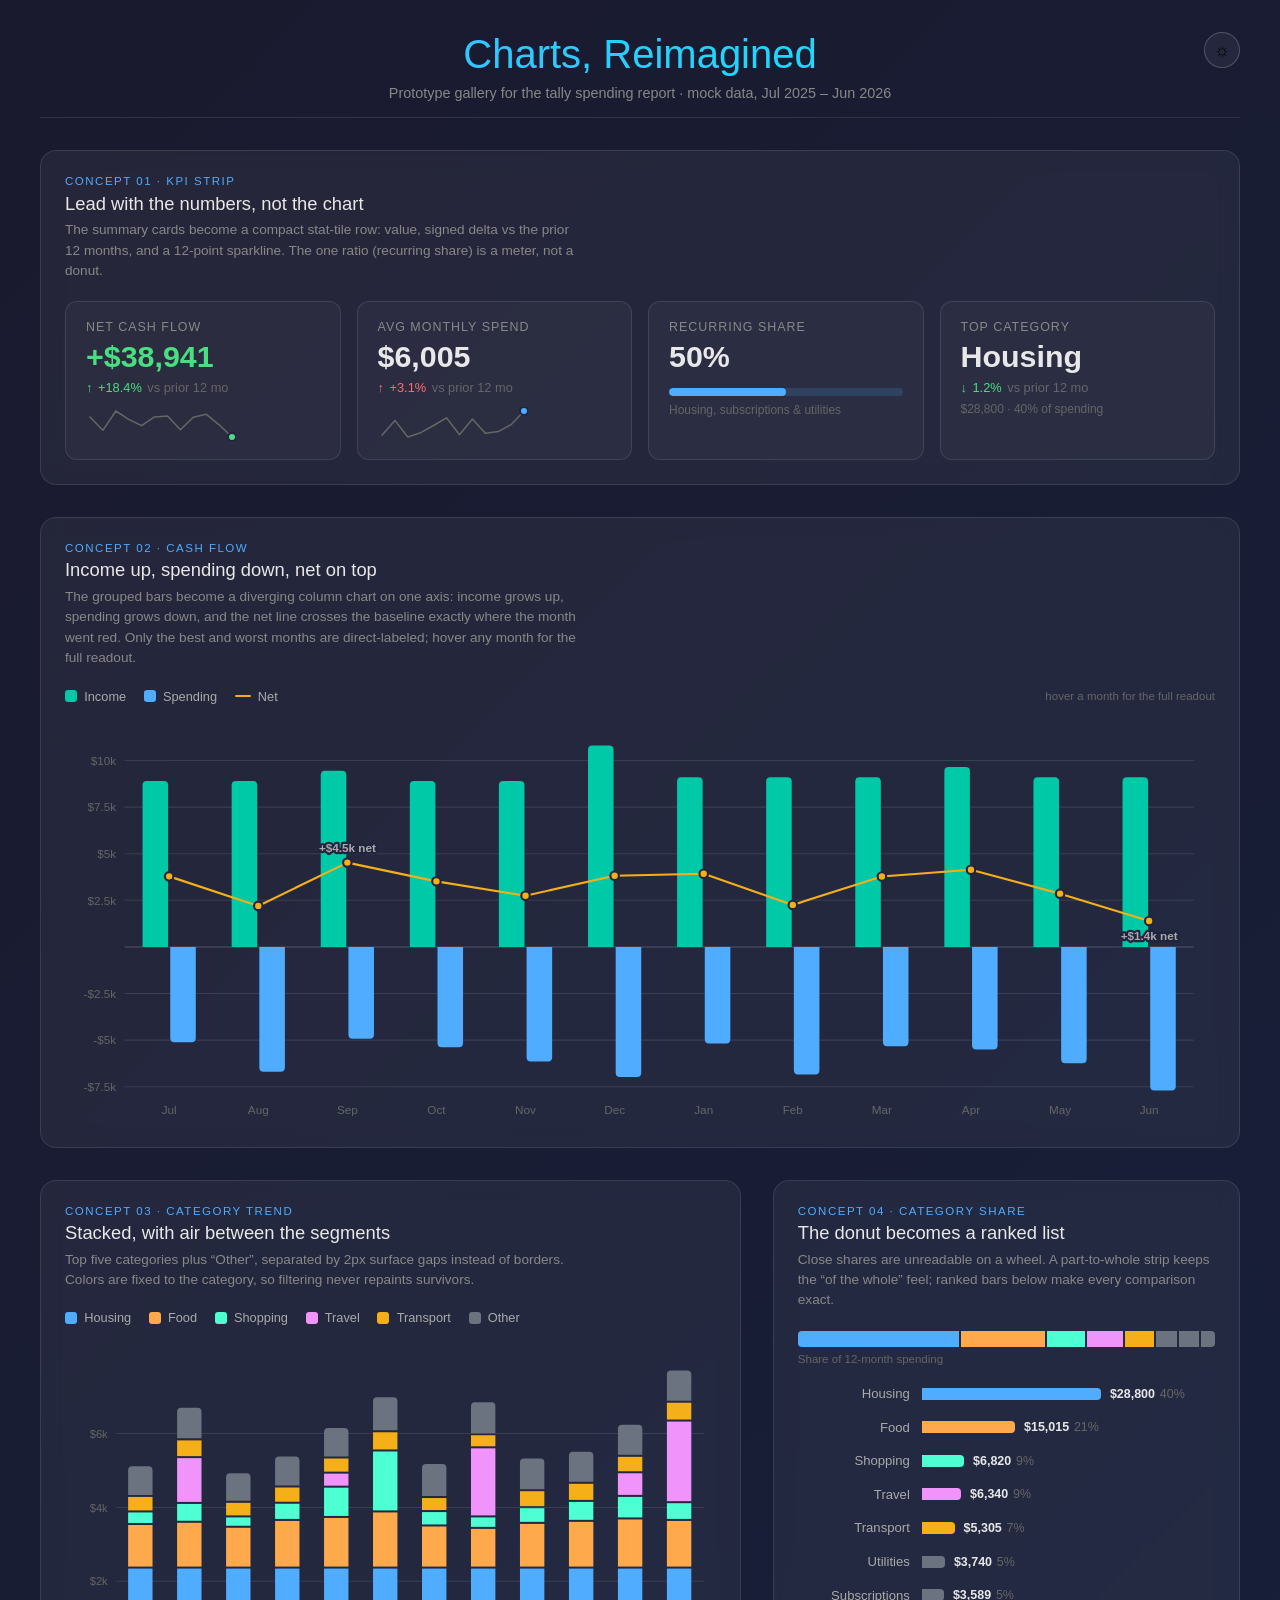
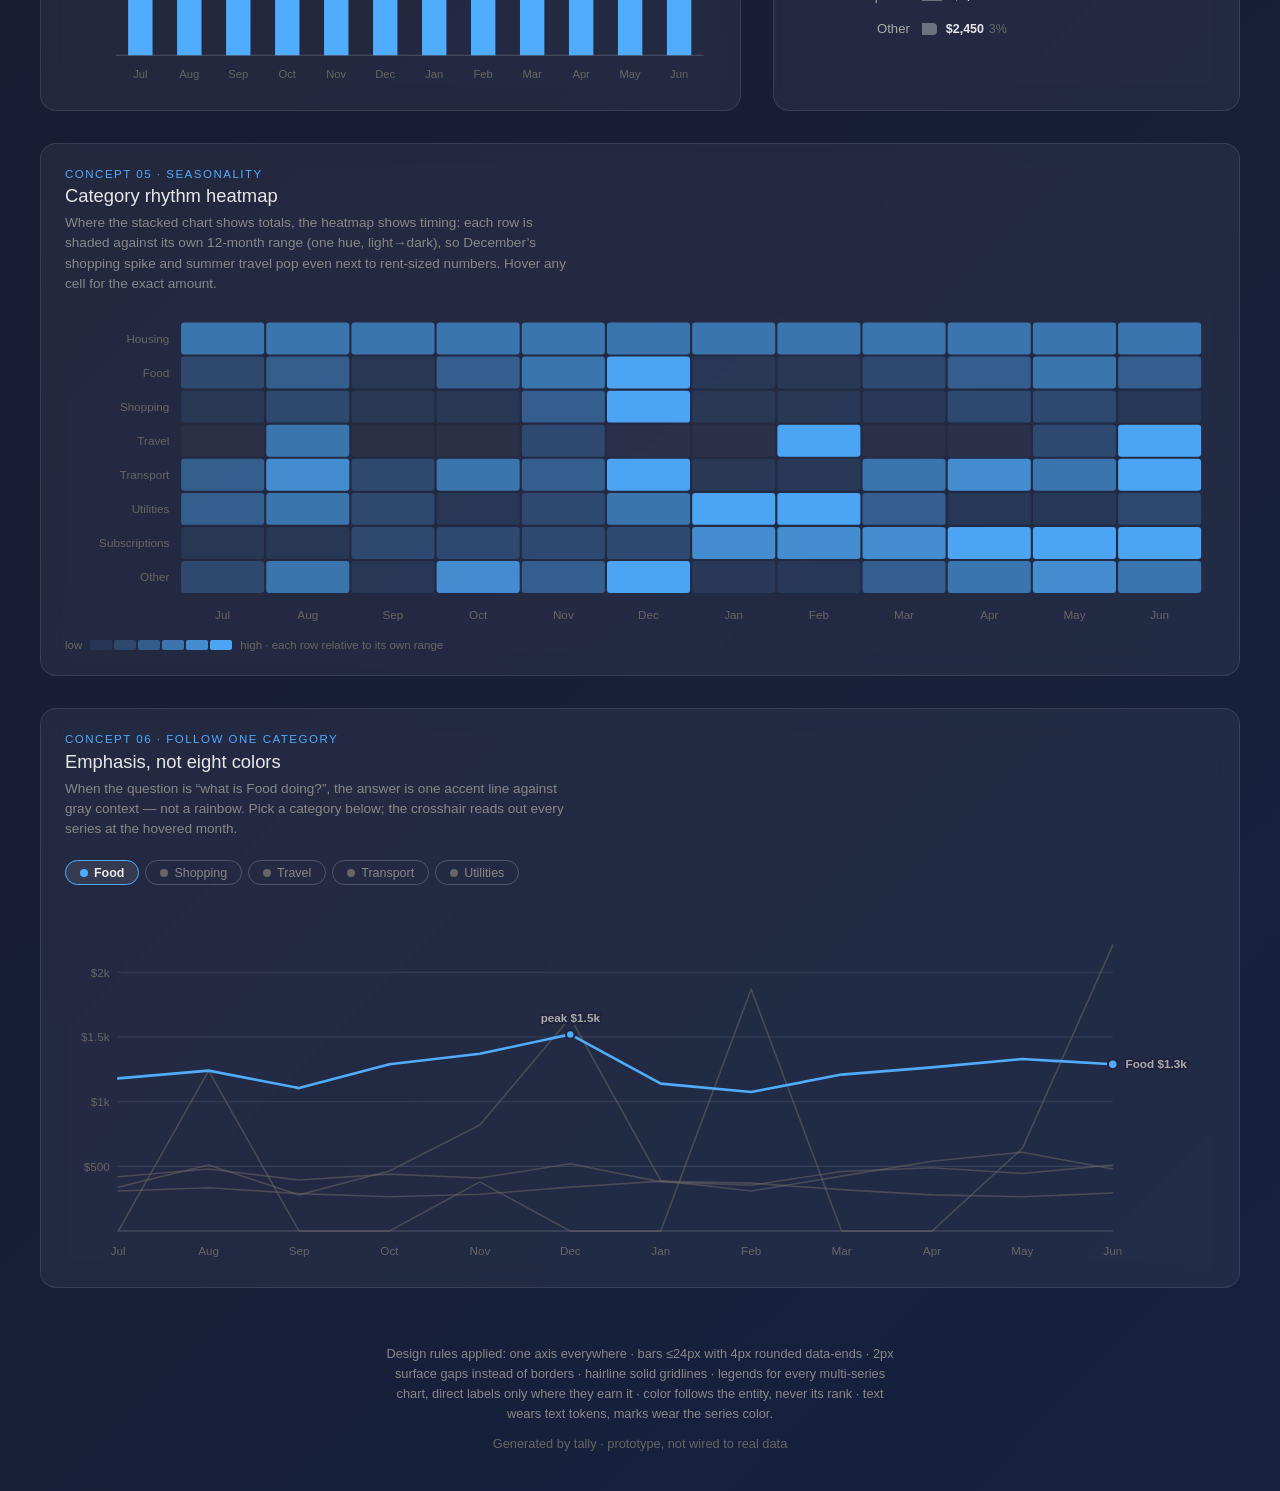
<file: Plans/Prototypes/chartsReimagined-gallery.html>
<!DOCTYPE html>
<html lang="en">
<head>
<meta charset="utf-8">
<meta name="viewport" content="width=device-width, initial-scale=1">
<title>tally · Charts Reimagined — Prototype Gallery</title>
<style>
/* ============================================================
   Tokens — lifted verbatim from spending_report.css so the
   prototype sits inside the shipping visual system.
   ============================================================ */
:root {
    --bg-gradient-start: #1a1a2e;
    --bg-gradient-end: #16213e;
    --bg-card: rgba(255,255,255,0.05);
    --bg-card-hover: rgba(255,255,255,0.08);
    --bg-table: rgba(255,255,255,0.03);
    --bg-tooltip: rgba(0,0,0,0.9);
    --text-primary: #e8e8e8;
    --text-secondary: #888;
    --text-muted: #666;
    --text-lighter: #aaa;
    --text-tooltip: #fff;
    --border-light: rgba(255,255,255,0.1);
    --border-medium: rgba(255,255,255,0.2);
    --shadow-card: rgba(0,0,0,0.3);

    --accent-blue: #4facfe;
    --accent-blue-light: #00f2fe;
    --accent-cyan: #4dffd2;
    --accent-orange: #ffa94d;
    --accent-yellow: #f5af19;
    --accent-pink: #f093fb;
    --accent-red: #ff6b6b;
    --accent-green: #4ade80;

    /* Chart series tokens (categorical order is fixed; color follows the
       entity, never its rank). Drawn from the report's CATEGORY_COLORS. */
    --cat-1: #4facfe;   /* Housing  */
    --cat-2: #ffa94d;   /* Food     */
    --cat-3: #4dffd2;   /* Shopping */
    --cat-4: #f093fb;   /* Travel   */
    --cat-5: #f5af19;   /* Transport*/
    --cat-other: #6b7280;
    --flow-income: #00c9a7;   /* matches CASH_FLOW_SERIES in spending_report.js */
    --flow-spending: #4facfe;
    --flow-net: #f5af19;
    --surface: #20243f; /* effective card surface over the gradient — used for gaps/rings */
}
[data-theme="light"] {
    --bg-gradient-start: #f0f4f8;
    --bg-gradient-end: #ffffff;
    --bg-card: rgba(0,0,0,0.03);
    --bg-card-hover: rgba(0,0,0,0.06);
    --bg-table: rgba(0,0,0,0.02);
    --bg-tooltip: rgba(30,30,30,0.95);
    --text-primary: #1a1a2e;
    --text-secondary: #555;
    --text-muted: #777;
    --text-lighter: #555;
    --border-light: rgba(0,0,0,0.08);
    --border-medium: rgba(0,0,0,0.12);
    --shadow-card: rgba(0,0,0,0.1);

    --accent-blue: #2563eb;
    --accent-cyan: #0d9488;
    --accent-orange: #ea580c;
    --accent-yellow: #ca8a04;
    --accent-pink: #c026d3;
    --accent-red: #dc2626;
    --accent-green: #16a34a;

    --cat-1: #2563eb;
    --cat-2: #ea580c;
    --cat-3: #0d9488;
    --cat-4: #c026d3;
    --cat-5: #ca8a04;
    --cat-other: #6b7280;
    --flow-income: #0d9488;
    --flow-spending: #2563eb;
    --flow-net: #ca8a04;
    --surface: #f4f7fa;
}

* { margin: 0; padding: 0; box-sizing: border-box; }
body {
    font-family: -apple-system, BlinkMacSystemFont, 'Segoe UI', Roboto, Oxygen, Ubuntu, sans-serif;
    background: linear-gradient(135deg, var(--bg-gradient-start) 0%, var(--bg-gradient-end) 100%);
    color: var(--text-primary);
    min-height: 100vh;
    padding: 2rem;
}
.container { max-width: 1200px; margin: 0 auto; }

header {
    text-align: center;
    margin-bottom: 2rem;
    padding-bottom: 1rem;
    border-bottom: 1px solid var(--border-light);
    position: relative;
}
h1 {
    font-size: 2.5rem;
    font-weight: 300;
    margin-bottom: 0.5rem;
    background: linear-gradient(90deg, var(--accent-blue), var(--accent-blue-light));
    -webkit-background-clip: text;
    -webkit-text-fill-color: transparent;
    background-clip: text;
}
.subtitle { color: var(--text-secondary); font-size: 0.9rem; }
.theme-toggle {
    position: absolute; top: 0; right: 0;
    background: var(--bg-card);
    border: 1px solid var(--border-medium);
    border-radius: 50%;
    width: 36px; height: 36px;
    cursor: pointer; font-size: 1.1rem;
    display: flex; align-items: center; justify-content: center;
    transition: all 0.2s;
}
.theme-toggle:hover { background: var(--bg-card-hover); transform: scale(1.1); }

/* ---------- gallery card chrome (same recipe as .card / .chart-container) */
.concept {
    background: var(--bg-card);
    border: 1px solid var(--border-light);
    border-radius: 16px;
    padding: 1.5rem;
    backdrop-filter: blur(10px);
    margin-bottom: 2rem;
    transition: transform 0.2s, box-shadow 0.2s;
}
.concept:hover { box-shadow: 0 8px 30px var(--shadow-card); }
.concept .eyebrow {
    font-size: 0.72rem;
    text-transform: uppercase;
    letter-spacing: 1.5px;
    color: var(--accent-blue);
    margin-bottom: 0.35rem;
}
.concept h2 {
    font-size: 1.15rem;
    font-weight: 500;
    margin-bottom: 0.35rem;
}
.concept .rationale {
    font-size: 0.85rem;
    color: var(--text-secondary);
    max-width: 68ch;
    margin-bottom: 1.25rem;
    line-height: 1.5;
}
.two-col {
    display: grid;
    grid-template-columns: 1fr;
    gap: 2rem;
    margin-bottom: 2rem;
}
@media (min-width: 1024px) {
    .two-col { grid-template-columns: 3fr 2fr; }
    .two-col .concept { margin-bottom: 0; }
}

/* ---------- KPI stat tiles */
.kpi-grid {
    display: grid;
    grid-template-columns: repeat(auto-fit, minmax(230px, 1fr));
    gap: 1rem;
}
.stat-tile {
    background: var(--bg-table);
    border: 1px solid var(--border-light);
    border-radius: 12px;
    padding: 1.1rem 1.25rem;
    display: flex;
    flex-direction: column;
    gap: 0.4rem;
    min-width: 0;
}
.stat-tile .label {
    font-size: 0.78rem;
    text-transform: uppercase;
    letter-spacing: 1px;
    color: var(--text-secondary);
}
.stat-tile .value {
    font-size: 1.9rem;
    font-weight: 600;
    line-height: 1.1;
}
.stat-tile .value.pos { color: var(--accent-green); }
.stat-tile .delta { font-size: 0.8rem; display: flex; align-items: center; gap: 0.35rem; }
.stat-tile .delta .arrow { font-weight: 700; }
.stat-tile .delta.up-good  { color: var(--accent-green); }
.stat-tile .delta.up-bad   { color: var(--accent-red); }
.stat-tile .delta.down-good{ color: var(--accent-green); }
.stat-tile .delta .vs { color: var(--text-muted); }
.stat-tile .spark { margin-top: 0.35rem; }
.stat-tile .meter {
    margin-top: 0.5rem;
    height: 8px;
    border-radius: 4px;
    background: color-mix(in srgb, var(--accent-blue) 16%, transparent);
    overflow: hidden;
}
.stat-tile .meter .fill {
    height: 100%;
    border-radius: 4px;
    background: var(--accent-blue);
}
.stat-tile .footnote { font-size: 0.75rem; color: var(--text-muted); }

/* ---------- shared chart chrome */
.legend {
    display: flex;
    flex-wrap: wrap;
    gap: 0.4rem 1.1rem;
    margin-bottom: 0.9rem;
    font-size: 0.8rem;
    color: var(--text-lighter);
    align-items: center;
}
.legend .key { display: inline-flex; align-items: center; gap: 0.45rem; }
.legend .swatch { width: 12px; height: 12px; border-radius: 3px; display: inline-block; }
.legend .linekey { width: 16px; height: 2px; border-radius: 1px; display: inline-block; }
.legend .hint { margin-left: auto; font-size: 0.72rem; color: var(--text-muted); }

.chart-svg { width: 100%; height: auto; display: block; }
.chart-svg text {
    font-family: -apple-system, BlinkMacSystemFont, 'Segoe UI', Roboto, sans-serif;
    font-variant-numeric: tabular-nums; /* axis ticks align; big figures stay proportional */
}
.axis-tick { font-size: 11px; fill: var(--text-muted); }
.direct-label {
    font-size: 11px; fill: var(--text-lighter); font-weight: 600;
    paint-order: stroke; stroke: var(--surface); stroke-width: 4px; stroke-linejoin: round;
}
.gridline { stroke: var(--border-light); stroke-width: 1; }
.baseline { stroke: var(--border-medium); stroke-width: 1; }

.hit { fill: transparent; cursor: pointer; }
.col-group.hot rect.mark, .cell.hot, .hbar.hot { filter: brightness(1.25); }
[data-theme="light"] .col-group.hot rect.mark,
[data-theme="light"] .cell.hot,
[data-theme="light"] .hbar.hot { filter: brightness(0.88); }

/* ---------- tooltip (report's tooltip tokens) */
.viz-tooltip {
    position: fixed;
    z-index: 500;
    pointer-events: none;
    background: var(--bg-tooltip);
    color: var(--text-tooltip);
    border-radius: 8px;
    padding: 0.6rem 0.8rem;
    font-size: 0.8rem;
    min-width: 150px;
    box-shadow: 0 8px 30px var(--shadow-card);
    opacity: 0;
    transition: opacity 0.1s;
}
.viz-tooltip.show { opacity: 1; }
.viz-tooltip .tt-title { font-weight: 600; margin-bottom: 0.35rem; }
.viz-tooltip .tt-row {
    display: flex; align-items: center; gap: 0.5rem;
    padding: 0.1rem 0;
    font-variant-numeric: tabular-nums;
}
.viz-tooltip .tt-key { width: 14px; height: 2px; border-radius: 1px; flex: none; }
.viz-tooltip .tt-val { font-weight: 600; margin-left: auto; }
.viz-tooltip .tt-name { color: rgba(255,255,255,0.65); }

/* ---------- ranked horizontal bars */
.ranked { display: flex; flex-direction: column; gap: 0.55rem; margin-top: 1rem; }
.rank-row {
    display: grid;
    grid-template-columns: 108px 1fr;
    align-items: center;
    gap: 0.75rem;
    cursor: pointer;
    border-radius: 6px;
    padding: 0.15rem 0.25rem;
}
.rank-row:hover { background: var(--bg-card-hover); }
.rank-row .rname { font-size: 0.82rem; color: var(--text-lighter); text-align: right; }
.rank-row .track { position: relative; height: 20px; display: flex; align-items: center; }
.rank-row .bar { height: 12px; border-radius: 0 4px 4px 0; }
.rank-row .rval {
    font-size: 0.78rem; font-weight: 600; margin-left: 0.55rem;
    font-variant-numeric: tabular-nums; white-space: nowrap;
}
.rank-row .rpct { color: var(--text-muted); font-weight: 400; margin-left: 0.3rem; }
.pt-strip { display: flex; height: 16px; border-radius: 4px; overflow: hidden; gap: 2px; margin-bottom: 0.4rem; }
.pt-strip .seg { height: 100%; }
.pt-caption { font-size: 0.72rem; color: var(--text-muted); margin-bottom: 0.75rem; }

/* ---------- emphasis chips */
.chip-row { display: flex; flex-wrap: wrap; gap: 0.4rem; margin-bottom: 1rem; }
.chip {
    border: 1px solid var(--border-medium);
    background: transparent;
    color: var(--text-secondary);
    border-radius: 999px;
    padding: 0.3rem 0.85rem;
    font-size: 0.78rem;
    cursor: pointer;
    transition: all 0.15s;
    display: inline-flex; align-items: center; gap: 0.4rem;
}
.chip .dot { width: 8px; height: 8px; border-radius: 50%; background: var(--text-muted); }
.chip:hover { border-color: var(--accent-blue); color: var(--accent-blue); }
.chip.active { border-color: var(--accent-blue); color: var(--text-primary); background: var(--bg-card-hover); font-weight: 600; }
.chip.active .dot { background: var(--accent-blue); }

/* ---------- heatmap scale legend */
.scale-legend { display: flex; align-items: center; gap: 0.5rem; font-size: 0.72rem; color: var(--text-muted); margin-top: 0.75rem; }
.scale-legend .steps { display: flex; gap: 2px; }
.scale-legend .step { width: 22px; height: 10px; border-radius: 2px; }

footer { text-align: center; color: var(--text-muted); font-size: 0.8rem; padding: 1.5rem 0 0.5rem; }
footer .note { max-width: 72ch; margin: 0 auto 0.75rem; line-height: 1.55; color: var(--text-secondary); }
</style>
</head>
<body>
<div class="container">
    <header>
        <h1>Charts, Reimagined</h1>
        <p class="subtitle">Prototype gallery for the tally spending report &middot; mock data, Jul 2025 &ndash; Jun 2026</p>
        <button class="theme-toggle" id="themeToggle" title="Switch theme">&#9788;</button>
    </header>

    <!-- Concept 1: KPI strip -->
    <section class="concept" id="c-kpi">
        <div class="eyebrow">Concept 01 &middot; KPI strip</div>
        <h2>Lead with the numbers, not the chart</h2>
        <p class="rationale">The summary cards become a compact stat-tile row: value, signed delta vs the prior
           12 months, and a 12-point sparkline. The one ratio (recurring share) is a meter, not a donut.</p>
        <div class="kpi-grid" id="kpiGrid"></div>
    </section>

    <!-- Concept 2: diverging cash flow -->
    <section class="concept" id="c-flow">
        <div class="eyebrow">Concept 02 &middot; Cash flow</div>
        <h2>Income up, spending down, net on top</h2>
        <p class="rationale">The grouped bars become a diverging column chart on one axis: income grows up,
           spending grows down, and the net line crosses the baseline exactly where the month went red.
           Only the best and worst months are direct-labeled; hover any month for the full readout.</p>
        <div class="legend" id="flowLegend"></div>
        <div id="flowChart"></div>
    </section>

    <div class="two-col">
        <!-- Concept 3: stacked category trend -->
        <section class="concept" id="c-stack">
            <div class="eyebrow">Concept 03 &middot; Category trend</div>
            <h2>Stacked, with air between the segments</h2>
            <p class="rationale">Top five categories plus &ldquo;Other&rdquo;, separated by 2px surface gaps
               instead of borders. Colors are fixed to the category, so filtering never repaints survivors.</p>
            <div class="legend" id="stackLegend"></div>
            <div id="stackChart"></div>
        </section>

        <!-- Concept 4: ranked bars replace the donut -->
        <section class="concept" id="c-rank">
            <div class="eyebrow">Concept 04 &middot; Category share</div>
            <h2>The donut becomes a ranked list</h2>
            <p class="rationale">Close shares are unreadable on a wheel. A part-to-whole strip keeps the
               &ldquo;of the whole&rdquo; feel; ranked bars below make every comparison exact.</p>
            <div class="pt-strip" id="ptStrip"></div>
            <div class="pt-caption">Share of 12-month spending</div>
            <div class="ranked" id="rankedBars"></div>
        </section>
    </div>

    <!-- Concept 5: heatmap -->
    <section class="concept" id="c-heat">
        <div class="eyebrow">Concept 05 &middot; Seasonality</div>
        <h2>Category rhythm heatmap</h2>
        <p class="rationale">Where the stacked chart shows totals, the heatmap shows timing: each row is shaded
           against its own 12-month range (one hue, light&rarr;dark), so December&rsquo;s shopping spike and summer
           travel pop even next to rent-sized numbers. Hover any cell for the exact amount.</p>
        <div id="heatChart"></div>
        <div class="scale-legend">
            <span>low</span>
            <span class="steps" id="scaleSteps"></span>
            <span>high &middot; each row relative to its own range</span>
        </div>
    </section>

    <!-- Concept 6: emphasis lines -->
    <section class="concept" id="c-follow">
        <div class="eyebrow">Concept 06 &middot; Follow one category</div>
        <h2>Emphasis, not eight colors</h2>
        <p class="rationale">When the question is &ldquo;what is Food doing?&rdquo;, the answer is one accent line
           against gray context &mdash; not a rainbow. Pick a category below; the crosshair reads out every series
           at the hovered month.</p>
        <div class="chip-row" id="followChips"></div>
        <div id="followChart"></div>
    </section>

    <footer>
        <p class="note">Design rules applied: one axis everywhere &middot; bars &le;24px with 4px rounded data-ends
           &middot; 2px surface gaps instead of borders &middot; hairline solid gridlines &middot; legends for every
           multi-series chart, direct labels only where they earn it &middot; color follows the entity, never its rank
           &middot; text wears text tokens, marks wear the series color.</p>
        <p>Generated by tally &middot; prototype, not wired to real data</p>
    </footer>
</div>

<div class="viz-tooltip" id="tooltip"></div>

<script>
'use strict';
/* ============================================================
   Mock data — a plausible household year (Jul 2025 – Jun 2026)
   ============================================================ */
const MONTHS = ['Jul','Aug','Sep','Oct','Nov','Dec','Jan','Feb','Mar','Apr','May','Jun'];
const INCOME = [8900, 8900, 9450, 8900, 8900, 10800, 9100, 9100, 9100, 9650, 9100, 9100];
const CATS = {
    Housing:       [2400,2400,2400,2400,2400,2400,2400,2400,2400,2400,2400,2400],
    Food:          [1180,1240,1105,1290,1370,1520,1140,1075,1210,1265,1330,1290],
    Shopping:      [ 340, 510, 280, 465, 820,1650, 390, 310, 425, 540, 610, 480],
    Travel:        [   0,1240,   0,   0, 380,   0,   0,1870,   0,   0, 640,2210],
    Transport:     [ 420, 480, 395, 440, 410, 520, 380, 355, 460, 490, 445, 510],
    Subscriptions: [ 285, 285, 292, 292, 292, 292, 305, 305, 305, 312, 312, 312],
    Utilities:     [ 310, 335, 290, 265, 285, 340, 385, 370, 320, 280, 265, 295],
    Other:         [ 180, 210, 165, 230, 195, 260, 175, 160, 205, 220, 240, 210]
};
/* Fixed categorical assignment — color follows the entity. Order validated
   for CVD separation (worst adjacent ΔE 20.5) against the dark surface. */
const CAT_COLOR = {
    Housing: 'var(--cat-1)', Food: 'var(--cat-2)', Shopping: 'var(--cat-3)',
    Travel: 'var(--cat-4)', Transport: 'var(--cat-5)',
    Subscriptions: 'var(--cat-other)', Utilities: 'var(--cat-other)', Other: 'var(--cat-other)'
};
const CAT_NAMES = Object.keys(CATS);
const SPEND = MONTHS.map((_, i) => CAT_NAMES.reduce((s, c) => s + CATS[c][i], 0));
const NET = MONTHS.map((_, i) => INCOME[i] - SPEND[i]);
const sum = a => a.reduce((s, v) => s + v, 0);
const fmt$ = v => (v < 0 ? '-$' : '$') + Math.round(Math.abs(v)).toLocaleString();
const fmtK = v => {
    const sign = v < 0 ? '-' : '';
    const a = Math.abs(v);
    return a >= 1000 ? sign + '$' + (a / 1000).toFixed(a >= 10000 ? 0 : 1).replace(/\.0$/, '') + 'k' : sign + '$' + Math.round(a);
};

const NS = 'http://www.w3.org/2000/svg';
function el(name, attrs, parent) {
    const n = document.createElementNS(NS, name);
    for (const k in attrs) n.setAttribute(k, attrs[k]);
    if (parent) parent.appendChild(n);
    return n;
}
function txt(node, s) { node.textContent = s; return node; }

/* Rounded-top vertical bar: 4px radius at the data end, square at baseline. */
function barPathUp(x, yTop, w, h, r) {
    r = Math.min(r, h / 2, w / 2);
    return `M${x},${yTop + h} L${x},${yTop + r} Q${x},${yTop} ${x + r},${yTop} L${x + w - r},${yTop} Q${x + w},${yTop} ${x + w},${yTop + r} L${x + w},${yTop + h} Z`;
}
function barPathDown(x, yBase, w, h, r) {
    r = Math.min(r, h / 2, w / 2);
    const yb = yBase + h;
    return `M${x},${yBase} L${x + w},${yBase} L${x + w},${yb - r} Q${x + w},${yb} ${x + w - r},${yb} L${x + r},${yb} Q${x},${yb} ${x},${yb - r} Z`;
}
function barPathRight(x, y, w, h, r) {
    r = Math.min(r, w, h / 2);
    return `M${x},${y} L${x + w - r},${y} Q${x + w},${y} ${x + w},${y + r} L${x + w},${y + h - r} Q${x + w},${y + h} ${x + w - r},${y + h} L${x},${y + h} Z`;
}

/* ---------- shared tooltip (textContent only — labels are untrusted) */
const tip = document.getElementById('tooltip');
function tipShow(evt, title, rows) {
    tip.replaceChildren();
    const t = document.createElement('div');
    t.className = 'tt-title';
    t.textContent = title;
    tip.appendChild(t);
    for (const r of rows) {
        const row = document.createElement('div');
        row.className = 'tt-row';
        const key = document.createElement('span');
        key.className = 'tt-key';
        key.style.background = r.color || 'transparent';
        const name = document.createElement('span');
        name.className = 'tt-name';
        name.textContent = r.name;
        const val = document.createElement('span');
        val.className = 'tt-val';
        val.textContent = r.value;
        row.append(key, name, val);
        tip.appendChild(row);
    }
    tipMove(evt);
    tip.classList.add('show');
}
function tipMove(evt) {
    const pad = 14, w = tip.offsetWidth, h = tip.offsetHeight;
    let x = evt.clientX + pad, y = evt.clientY + pad;
    if (x + w > window.innerWidth - 8) x = evt.clientX - w - pad;
    if (y + h > window.innerHeight - 8) y = evt.clientY - h - pad;
    tip.style.left = x + 'px';
    tip.style.top = y + 'px';
}
function tipHide() { tip.classList.remove('show'); }

function legendInto(id, keys, hint) {
    const box = document.getElementById(id);
    box.replaceChildren();
    for (const k of keys) {
        const item = document.createElement('span');
        item.className = 'key';
        const sw = document.createElement('span');
        sw.className = k.line ? 'linekey' : 'swatch';
        sw.style.background = k.color;
        const lbl = document.createElement('span');
        lbl.textContent = k.name;
        item.append(sw, lbl);
        box.appendChild(item);
    }
    if (hint) {
        const h = document.createElement('span');
        h.className = 'hint';
        h.textContent = hint;
        box.appendChild(h);
    }
}

/* ============================================================
   Concept 01 — KPI stat tiles
   ============================================================ */
(function kpis() {
    const grid = document.getElementById('kpiGrid');
    const netTotal = sum(NET), spendAvg = sum(SPEND) / 12;
    const recurring = (sum(CATS.Housing) + sum(CATS.Subscriptions) + sum(CATS.Utilities)) / sum(SPEND);
    const topCat = CAT_NAMES.map(c => [c, sum(CATS[c])]).sort((a, b) => b[1] - a[1])[0];

    function spark(series, accent) {
        const w = 150, h = 34, min = Math.min(...series), max = Math.max(...series);
        const sx = i => 4 + i * (w - 8) / (series.length - 1);
        const sy = v => max === min ? h / 2 : 4 + (h - 8) * (1 - (v - min) / (max - min));
        const svg = el('svg', { viewBox: `0 0 ${w} ${h}`, width: w, height: h, class: 'spark' });
        const d = series.map((v, i) => (i ? 'L' : 'M') + sx(i).toFixed(1) + ',' + sy(v).toFixed(1)).join(' ');
        el('path', { d, fill: 'none', stroke: 'var(--text-muted)', 'stroke-width': 1.5,
                     'stroke-linecap': 'round', 'stroke-linejoin': 'round' }, svg);
        const li = series.length - 1;
        el('circle', { cx: sx(li), cy: sy(series[li]), r: 4, fill: accent,
                       stroke: 'var(--surface)', 'stroke-width': 2 }, svg);
        return svg;
    }

    function tile(label, valueText, opts) {
        const t = document.createElement('div');
        t.className = 'stat-tile';
        const l = document.createElement('div');
        l.className = 'label'; l.textContent = label;
        const v = document.createElement('div');
        v.className = 'value' + (opts.pos ? ' pos' : ''); v.textContent = valueText;
        t.append(l, v);
        if (opts.delta) {
            const d = document.createElement('div');
            d.className = 'delta ' + opts.deltaClass;
            const a = document.createElement('span');
            a.className = 'arrow'; a.textContent = opts.delta.startsWith('-') ? '↓' : '↑';
            const dv = document.createElement('span'); dv.textContent = opts.delta.replace(/^-/, '');
            const vs = document.createElement('span'); vs.className = 'vs'; vs.textContent = 'vs prior 12 mo';
            d.append(a, dv, vs);
            t.appendChild(d);
        }
        if (opts.spark) t.appendChild(spark(opts.spark, opts.sparkAccent));
        if (opts.meter != null) {
            const m = document.createElement('div'); m.className = 'meter';
            const f = document.createElement('div'); f.className = 'fill';
            f.style.width = (opts.meter * 100).toFixed(0) + '%';
            m.appendChild(f); t.appendChild(m);
        }
        if (opts.footnote) {
            const fn = document.createElement('div');
            fn.className = 'footnote'; fn.textContent = opts.footnote;
            t.appendChild(fn);
        }
        return t;
    }

    grid.append(
        tile('Net cash flow', '+' + fmt$(netTotal), {
            pos: true, delta: '+18.4%', deltaClass: 'up-good',
            spark: NET, sparkAccent: 'var(--accent-green)'
        }),
        tile('Avg monthly spend', fmt$(spendAvg), {
            delta: '+3.1%', deltaClass: 'up-bad',
            spark: SPEND, sparkAccent: 'var(--accent-blue)'
        }),
        tile('Recurring share', (recurring * 100).toFixed(0) + '%', {
            meter: recurring, footnote: 'Housing, subscriptions & utilities'
        }),
        tile('Top category', topCat[0], {
            delta: '-1.2%', deltaClass: 'down-good',
            footnote: fmt$(topCat[1]) + ' · ' + Math.round(topCat[1] / sum(SPEND) * 100) + '% of spending'
        })
    );
})();

/* ============================================================
   Concept 02 — diverging cash flow columns + net line
   ============================================================ */
(function flow() {
    const W = 1080, H = 380, M = { t: 26, r: 20, b: 30, l: 56 };
    const pw = W - M.l - M.r, ph = H - M.t - M.b;
    const maxUp = Math.max(...INCOME), maxDn = Math.max(...SPEND);
    const span = maxUp + maxDn;
    const y0 = M.t + ph * (maxUp / span) | 0;      // baseline y
    const yUp = v => y0 - (v / span) * ph;
    const yDn = v => y0 + (v / span) * ph - y0;    // height below baseline
    const slot = pw / 12, bw = 24;

    const svg = el('svg', { viewBox: `0 0 ${W} ${H}`, class: 'chart-svg', role: 'img',
                            'aria-label': 'Monthly income above and spending below a zero baseline, with net cash flow line' });
    document.getElementById('flowChart').appendChild(svg);

    // gridlines: clean $2.5k steps up and down
    for (let v = 2500; v <= maxUp; v += 2500) {
        const y = yUp(v);
        el('line', { x1: M.l, x2: W - M.r, y1: y, y2: y, class: 'gridline' }, svg);
        txt(el('text', { x: M.l - 8, y: y + 4, 'text-anchor': 'end', class: 'axis-tick' }, svg), fmtK(v));
    }
    for (let v = 2500; v <= maxDn; v += 2500) {
        const y = y0 + (v / span) * ph;
        el('line', { x1: M.l, x2: W - M.r, y1: y, y2: y, class: 'gridline' }, svg);
        txt(el('text', { x: M.l - 8, y: y + 4, 'text-anchor': 'end', class: 'axis-tick' }, svg), fmtK(-v));
    }
    el('line', { x1: M.l, x2: W - M.r, y1: y0, y2: y0, class: 'baseline' }, svg);

    const netPts = [];
    MONTHS.forEach((m, i) => {
        const cx = M.l + slot * i + slot / 2;
        const g = el('g', { class: 'col-group' }, svg);
        // income up
        const ih = y0 - yUp(INCOME[i]);
        el('path', { d: barPathUp(cx - bw - 1, yUp(INCOME[i]), bw, ih, 4),
                     fill: 'var(--flow-income)', class: 'mark' }, g);
        // spending down
        const sh = yDn(SPEND[i]);
        el('path', { d: barPathDown(cx + 1, y0, bw, sh, 4),
                     fill: 'var(--flow-spending)', class: 'mark' }, g);
        // month tick
        txt(el('text', { x: cx, y: H - 8, 'text-anchor': 'middle', class: 'axis-tick' }, svg), m);
        netPts.push([cx, NET[i] >= 0 ? yUp(NET[i]) : y0 + yDn(-NET[i])]);

        // full-column hit target — one tooltip, every series
        const hit = el('rect', { x: M.l + slot * i, y: M.t, width: slot, height: ph, class: 'hit' }, g);
        hit.addEventListener('pointermove', e => {
            g.classList.add('hot');
            tipShow(e, m + ' ' + (i < 6 ? '2025' : '2026'), [
                { name: 'Income',   value: fmt$(INCOME[i]), color: 'var(--flow-income)' },
                { name: 'Spending', value: fmt$(SPEND[i]),  color: 'var(--flow-spending)' },
                { name: 'Net',      value: (NET[i] >= 0 ? '+' : '') + fmt$(NET[i]), color: 'var(--flow-net)' }
            ]);
        });
        hit.addEventListener('pointerleave', () => { g.classList.remove('hot'); tipHide(); });
    });

    // net line + ringed dots
    el('path', { d: netPts.map((p, i) => (i ? 'L' : 'M') + p[0] + ',' + p[1]).join(' '),
                 fill: 'none', stroke: 'var(--flow-net)', 'stroke-width': 2,
                 'stroke-linecap': 'round', 'stroke-linejoin': 'round' }, svg);
    netPts.forEach(p => el('circle', { cx: p[0], cy: p[1], r: 4, fill: 'var(--flow-net)',
                                       stroke: 'var(--surface)', 'stroke-width': 2 }, svg));

    // direct labels: only the extremes earn one
    const hiI = NET.indexOf(Math.max(...NET)), loI = NET.indexOf(Math.min(...NET));
    [[hiI, -10], [loI, 18]].forEach(([i, dy]) => {
        txt(el('text', { x: netPts[i][0], y: netPts[i][1] + dy, 'text-anchor': 'middle',
                         class: 'direct-label' }, svg),
            (NET[i] >= 0 ? '+' : '') + fmtK(NET[i]) + ' net');
    });

    legendInto('flowLegend', [
        { name: 'Income', color: 'var(--flow-income)' },
        { name: 'Spending', color: 'var(--flow-spending)' },
        { name: 'Net', color: 'var(--flow-net)', line: true }
    ], 'hover a month for the full readout');
})();

/* ============================================================
   Concept 03 — stacked category trend with surface gaps
   ============================================================ */
const TOP5 = CAT_NAMES.map(c => [c, sum(CATS[c])]).sort((a, b) => b[1] - a[1]).slice(0, 5).map(e => e[0]);
const STACK_SERIES = TOP5.concat(['Other']);
function stackValue(series, i) {
    if (series !== 'Other') return CATS[series][i];
    return CAT_NAMES.filter(c => !TOP5.includes(c)).reduce((s, c) => s + CATS[c][i], 0);
}
const STACK_COLOR = s => s === 'Other' ? 'var(--cat-other)' : CAT_COLOR[s];

(function stack() {
    const W = 640, H = 340, M = { t: 16, r: 12, b: 30, l: 50 };
    const pw = W - M.l - M.r, ph = H - M.t - M.b;
    const maxTotal = Math.max(...SPEND);
    const yv = v => (v / (maxTotal * 1.05)) * ph;
    const slot = pw / 12, bw = 24, GAP = 2;

    const svg = el('svg', { viewBox: `0 0 ${W} ${H}`, class: 'chart-svg', role: 'img',
                            'aria-label': 'Monthly spending stacked by category' });
    document.getElementById('stackChart').appendChild(svg);

    for (let v = 2000; v <= maxTotal; v += 2000) {
        const y = M.t + ph - yv(v);
        el('line', { x1: M.l, x2: W - M.r, y1: y, y2: y, class: 'gridline' }, svg);
        txt(el('text', { x: M.l - 8, y: y + 4, 'text-anchor': 'end', class: 'axis-tick' }, svg), fmtK(v));
    }
    el('line', { x1: M.l, x2: W - M.r, y1: M.t + ph, y2: M.t + ph, class: 'baseline' }, svg);

    MONTHS.forEach((m, i) => {
        const x = M.l + slot * i + (slot - bw) / 2;
        const g = el('g', { class: 'col-group' }, svg);
        let yCursor = M.t + ph;
        STACK_SERIES.forEach((s, si) => {
            const v = stackValue(s, i);
            if (v <= 0) return;
            let h = yv(v);
            const isTop = si === STACK_SERIES.length - 1 ||
                          STACK_SERIES.slice(si + 1).every(s2 => stackValue(s2, i) <= 0);
            const gap = isTop ? 0 : GAP;
            h = Math.max(h - gap, 1);
            const yTop = yCursor - h;
            if (isTop) el('path', { d: barPathUp(x, yTop, bw, h, 4), fill: STACK_COLOR(s), class: 'mark' }, g);
            else el('rect', { x, y: yTop, width: bw, height: h, fill: STACK_COLOR(s), class: 'mark' }, g);
            yCursor = yTop - gap;
        });
        txt(el('text', { x: x + bw / 2, y: H - 8, 'text-anchor': 'middle', class: 'axis-tick' }, svg), m);

        const hit = el('rect', { x: M.l + slot * i, y: M.t, width: slot, height: ph, class: 'hit' }, g);
        hit.addEventListener('pointermove', e => {
            g.classList.add('hot');
            tipShow(e, m + ' · ' + fmt$(SPEND[i]) + ' total',
                STACK_SERIES.map(s => ({ name: s, value: fmt$(stackValue(s, i)), color: STACK_COLOR(s) })).reverse());
        });
        hit.addEventListener('pointerleave', () => { g.classList.remove('hot'); tipHide(); });
    });

    legendInto('stackLegend', STACK_SERIES.map(s => ({ name: s, color: STACK_COLOR(s) })));
})();

/* ============================================================
   Concept 04 — part-to-whole strip + ranked bars
   ============================================================ */
(function ranked() {
    const total = sum(SPEND);
    const entries = CAT_NAMES.map(c => [c, sum(CATS[c])]).sort((a, b) => b[1] - a[1]);

    const strip = document.getElementById('ptStrip');
    entries.forEach(([c, v]) => {
        const seg = document.createElement('div');
        seg.className = 'seg';
        seg.style.width = (v / total * 100) + '%';
        seg.style.background = CAT_COLOR[c];
        seg.title = '';
        seg.addEventListener('pointermove', e =>
            tipShow(e, c, [{ name: 'Share', value: (v / total * 100).toFixed(1) + '%', color: CAT_COLOR[c] }]));
        seg.addEventListener('pointerleave', tipHide);
        strip.appendChild(seg);
    });

    const list = document.getElementById('rankedBars');
    const maxV = entries[0][1];
    entries.forEach(([c, v]) => {
        const row = document.createElement('div');
        row.className = 'rank-row';
        const name = document.createElement('span');
        name.className = 'rname'; name.textContent = c;
        const track = document.createElement('div');
        track.className = 'track';
        const bar = document.createElement('div');
        bar.className = 'bar hbar';
        bar.style.width = (v / maxV * 62) + '%';
        bar.style.background = CAT_COLOR[c];
        const val = document.createElement('span');
        val.className = 'rval'; val.textContent = fmt$(v);
        const pct = document.createElement('span');
        pct.className = 'rpct'; pct.textContent = Math.round(v / total * 100) + '%';
        val.appendChild(pct);
        track.append(bar, val);
        row.append(name, track);
        row.addEventListener('pointermove', e => {
            bar.classList.add('hot');
            tipShow(e, c, [
                { name: '12-mo total', value: fmt$(v), color: CAT_COLOR[c] },
                { name: 'Monthly avg', value: fmt$(v / 12), color: 'transparent' }
            ]);
        });
        row.addEventListener('pointerleave', () => { bar.classList.remove('hot'); tipHide(); });
        list.appendChild(row);
    });
})();

/* ============================================================
   Concept 05 — category rhythm heatmap (sequential, one hue)
   ============================================================ */
(function heat() {
    const OPACITY_STEPS = [10, 24, 40, 58, 76, 95];
    const rows = CAT_NAMES.map(c => [c, sum(CATS[c])]).sort((a, b) => b[1] - a[1]).map(e => e[0]);
    const W = 1080, M = { t: 8, r: 12, b: 30, l: 108 };
    const cellH = 30, cellGap = 2;
    const H = M.t + rows.length * (cellH + cellGap) + M.b;
    const pw = W - M.l - M.r;
    const cw = pw / 12;

    const svg = el('svg', { viewBox: `0 0 ${W} ${H}`, class: 'chart-svg', role: 'img',
                            'aria-label': 'Heatmap of spending by category and month, each row shaded relative to its own range' });
    document.getElementById('heatChart').appendChild(svg);

    rows.forEach((c, ri) => {
        const vals = CATS[c];
        const lo = Math.min(...vals), hi = Math.max(...vals);
        const y = M.t + ri * (cellH + cellGap);
        txt(el('text', { x: M.l - 10, y: y + cellH / 2 + 4, 'text-anchor': 'end', class: 'axis-tick' }, svg), c);
        vals.forEach((v, mi) => {
            const t = hi === lo ? 0.5 : (v - lo) / (hi - lo);
            const step = OPACITY_STEPS[Math.min(Math.floor(t * OPACITY_STEPS.length), OPACITY_STEPS.length - 1)];
            const x = M.l + mi * cw;
            const cell = el('rect', {
                x: x + 1, y, width: cw - cellGap, height: cellH, rx: 3, class: 'cell',
                fill: v === 0 ? 'var(--bg-table)'
                              : `color-mix(in srgb, var(--accent-blue) ${step}%, transparent)`
            }, svg);
            cell.addEventListener('pointermove', e => {
                cell.classList.add('hot');
                tipShow(e, c + ' · ' + MONTHS[mi], [
                    { name: 'Spent', value: fmt$(v), color: 'var(--accent-blue)' },
                    { name: 'Row range', value: fmt$(lo) + ' – ' + fmt$(hi), color: 'transparent' }
                ]);
            });
            cell.addEventListener('pointerleave', () => { cell.classList.remove('hot'); tipHide(); });
        });
    });
    MONTHS.forEach((m, mi) => {
        txt(el('text', { x: M.l + mi * cw + cw / 2, y: H - 8, 'text-anchor': 'middle', class: 'axis-tick' }, svg), m);
    });

    const stepsBox = document.getElementById('scaleSteps');
    OPACITY_STEPS.forEach(s => {
        const d = document.createElement('span');
        d.className = 'step';
        d.style.background = `color-mix(in srgb, var(--accent-blue) ${s}%, transparent)`;
        stepsBox.appendChild(d);
    });
})();

/* ============================================================
   Concept 06 — emphasis lines with crosshair readout
   ============================================================ */
(function follow() {
    const FOLLOWABLE = ['Food', 'Shopping', 'Travel', 'Transport', 'Utilities'];
    let focus = 'Food';
    const holder = document.getElementById('followChart');
    const chips = document.getElementById('followChips');

    FOLLOWABLE.forEach(c => {
        const b = document.createElement('button');
        b.className = 'chip' + (c === focus ? ' active' : '');
        b.type = 'button';
        const dot = document.createElement('span'); dot.className = 'dot';
        const lbl = document.createElement('span'); lbl.textContent = c;
        b.append(dot, lbl);
        b.addEventListener('click', () => {
            focus = c;
            chips.querySelectorAll('.chip').forEach(x => x.classList.remove('active'));
            b.classList.add('active');
            render();
        });
        chips.appendChild(b);
    });

    function render() {
        holder.replaceChildren();
        const W = 1080, H = 340, M = { t: 20, r: 96, b: 30, l: 50 };
        const pw = W - M.l - M.r, ph = H - M.t - M.b;
        const series = FOLLOWABLE;
        const maxV = Math.max(...series.flatMap(c => CATS[c]));
        const xs = i => M.l + i * pw / 11;
        const ys = v => M.t + ph * (1 - v / (maxV * 1.08));

        const svg = el('svg', { viewBox: `0 0 ${W} ${H}`, class: 'chart-svg', role: 'img',
                                'aria-label': 'Monthly trend lines by category with ' + focus + ' emphasized' });
        holder.appendChild(svg);

        for (let v = 500; v <= maxV; v += 500) {
            const y = ys(v);
            el('line', { x1: M.l, x2: W - M.r, y1: y, y2: y, class: 'gridline' }, svg);
            txt(el('text', { x: M.l - 8, y: y + 4, 'text-anchor': 'end', class: 'axis-tick' }, svg), fmtK(v));
        }
        el('line', { x1: M.l, x2: W - M.r, y1: M.t + ph, y2: M.t + ph, class: 'baseline' }, svg);
        MONTHS.forEach((m, i) =>
            txt(el('text', { x: xs(i), y: H - 8, 'text-anchor': 'middle', class: 'axis-tick' }, svg), m));

        // context lines first (gray), focus line last (on top)
        const ordered = series.filter(c => c !== focus).concat([focus]);
        ordered.forEach(c => {
            const isF = c === focus;
            const d = CATS[c].map((v, i) => (i ? 'L' : 'M') + xs(i).toFixed(1) + ',' + ys(v).toFixed(1)).join(' ');
            el('path', { d, fill: 'none',
                         stroke: isF ? 'var(--accent-blue)' : 'var(--text-muted)',
                         'stroke-opacity': isF ? 1 : 0.55,
                         'stroke-width': isF ? 2.5 : 1.5,
                         'stroke-linecap': 'round', 'stroke-linejoin': 'round' }, svg);
            if (isF) {
                const li = 11, exI = CATS[c].indexOf(Math.max(...CATS[c]));
                el('circle', { cx: xs(li), cy: ys(CATS[c][li]), r: 4.5, fill: 'var(--accent-blue)',
                               stroke: 'var(--surface)', 'stroke-width': 2 }, svg);
                const endLbl = txt(el('text', { x: xs(li) + 12, y: ys(CATS[c][li]) + 4,
                                                class: 'direct-label' }, svg),
                                   c + ' ' + fmtK(CATS[c][li]));
                endLbl.setAttribute('fill', 'var(--text-primary)');
                if (exI !== li) {
                    el('circle', { cx: xs(exI), cy: ys(CATS[c][exI]), r: 4, fill: 'var(--accent-blue)',
                                   stroke: 'var(--surface)', 'stroke-width': 2 }, svg);
                    txt(el('text', { x: xs(exI), y: ys(CATS[c][exI]) - 12, 'text-anchor': 'middle',
                                     class: 'direct-label' }, svg), 'peak ' + fmtK(CATS[c][exI]));
                }
            }
        });

        // crosshair: snap to nearest month, read out every series
        const cross = el('line', { y1: M.t, y2: M.t + ph, class: 'baseline', visibility: 'hidden' }, svg);
        const catcher = el('rect', { x: M.l, y: M.t, width: pw, height: ph, class: 'hit' }, svg);
        catcher.addEventListener('pointermove', e => {
            const r = svg.getBoundingClientRect();
            const px = (e.clientX - r.left) * (W / r.width);
            const i = Math.max(0, Math.min(11, Math.round((px - M.l) / (pw / 11))));
            cross.setAttribute('x1', xs(i)); cross.setAttribute('x2', xs(i));
            cross.setAttribute('visibility', 'visible');
            const rows = series.map(c => ({
                name: c, value: fmt$(CATS[c][i]),
                color: c === focus ? 'var(--accent-blue)' : 'var(--text-muted)'
            })).sort((a, b) => (b.name === focus) - (a.name === focus));
            tipShow(e, MONTHS[i] + (i < 6 ? ' 2025' : ' 2026'), rows);
        });
        catcher.addEventListener('pointerleave', () => { cross.setAttribute('visibility', 'hidden'); tipHide(); });
    }
    render();
})();

/* ---------- theme toggle (mirrors the report's) */
const toggle = document.getElementById('themeToggle');
toggle.addEventListener('click', () => {
    const root = document.documentElement;
    const light = root.getAttribute('data-theme') === 'light';
    if (light) { root.removeAttribute('data-theme'); toggle.textContent = '☀'; }
    else { root.setAttribute('data-theme', 'light'); toggle.textContent = '\u{1F319}'; }
});
</script>
</body>
</html>
</file>
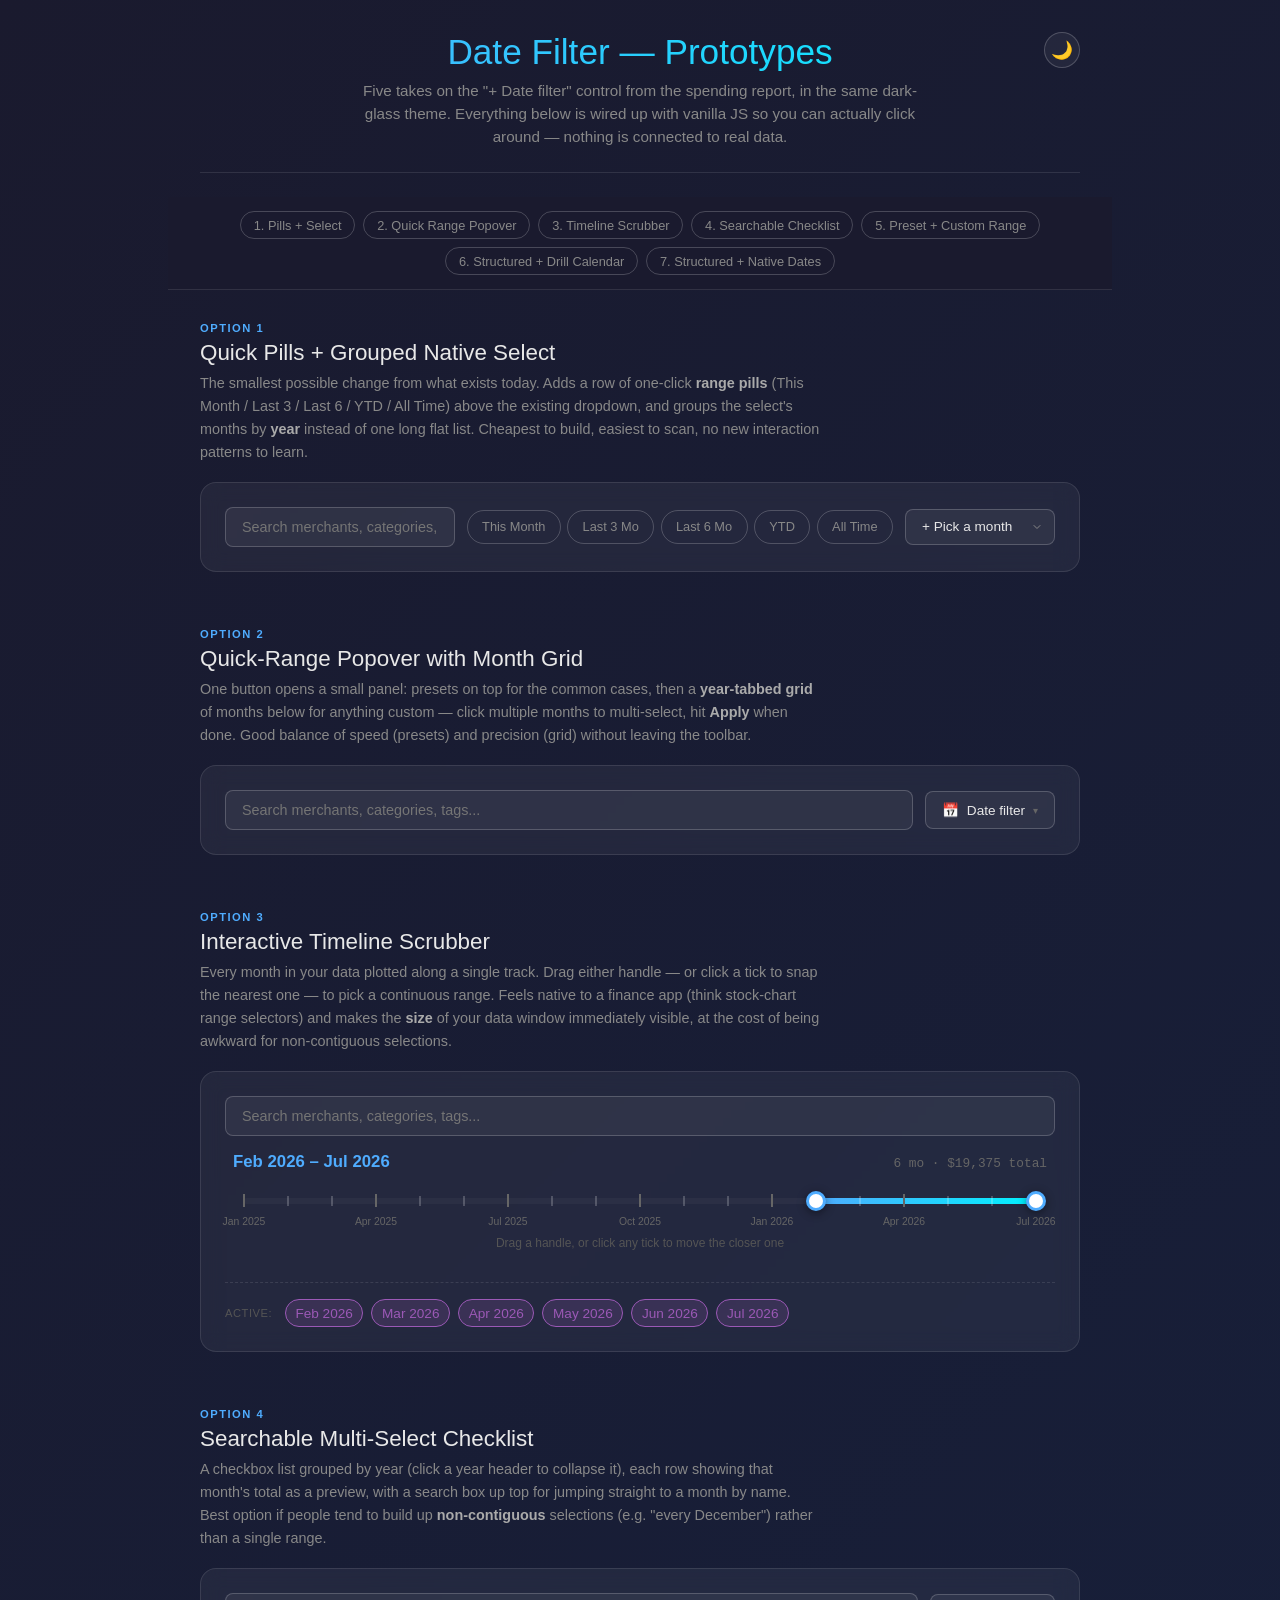
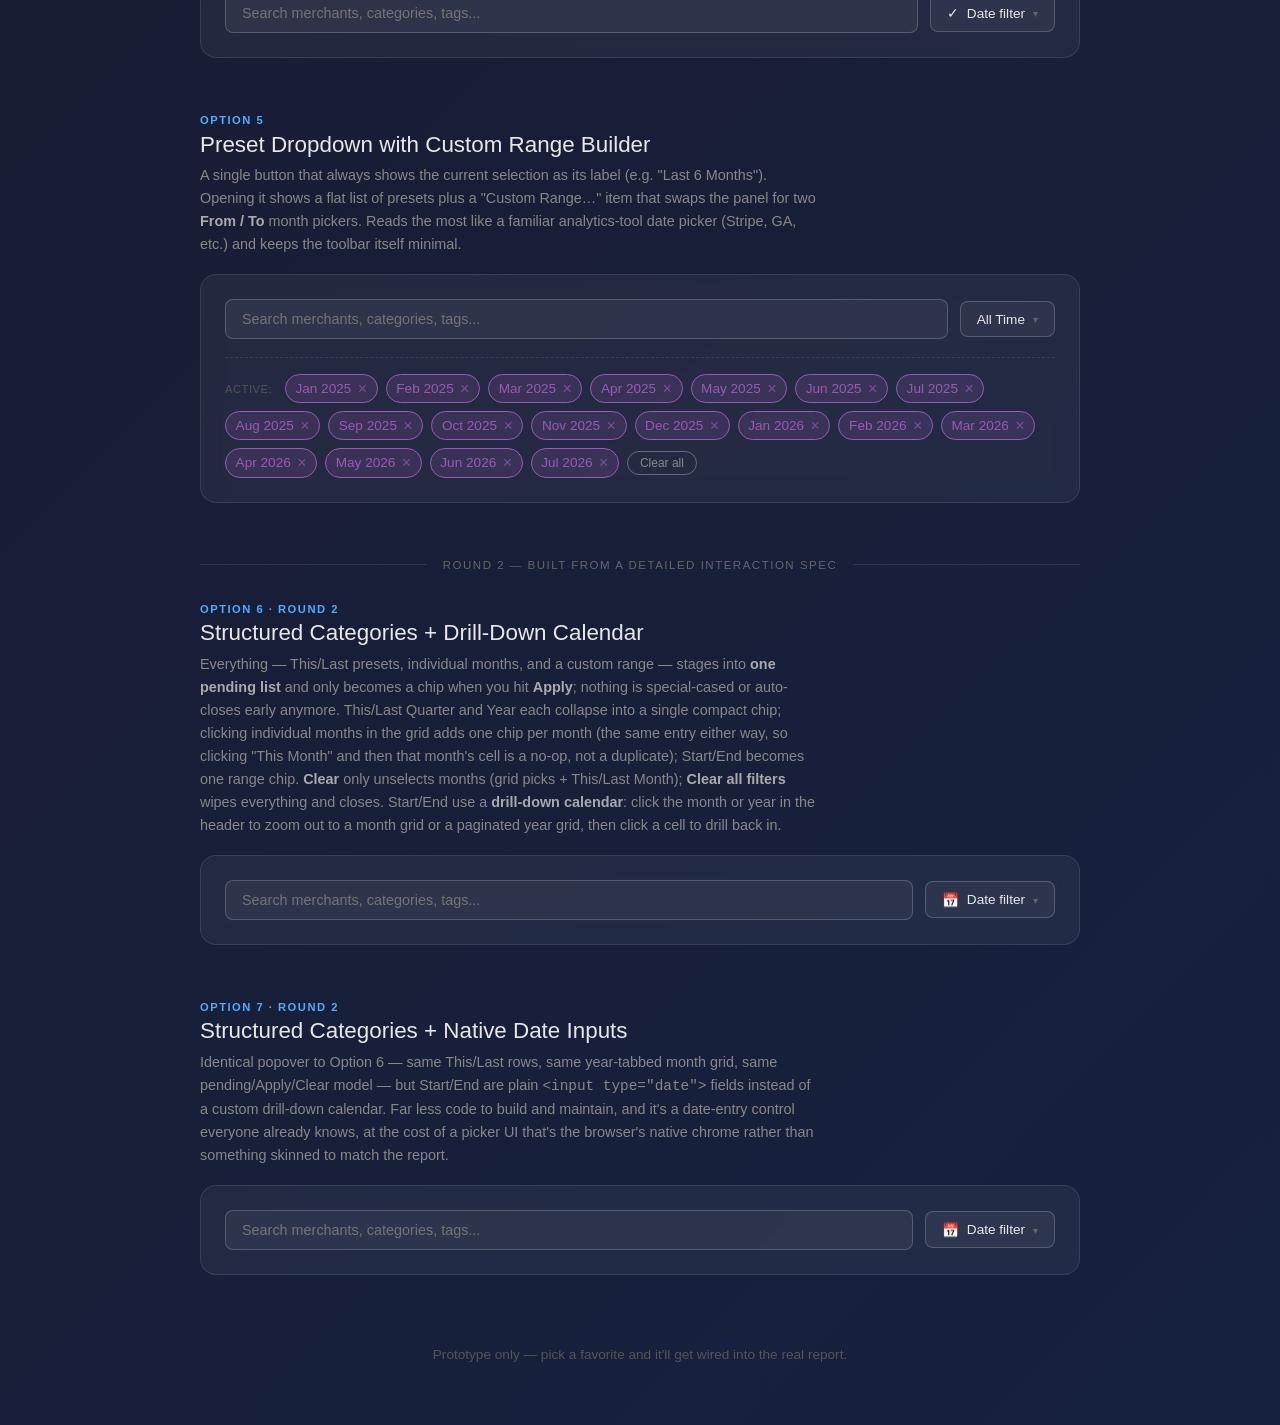
<file: Plans/Prototypes/datefilter.html>
<!DOCTYPE html>
<html lang="en">
<head>
<meta charset="utf-8">
<meta name="viewport" content="width=device-width, initial-scale=1">
<title>Date Filter Prototypes — Tally</title>
<style>
/* ============================================================
   Base theme — lifted from spending_report.css so these mock-ups
   sit in the exact same visual system as the real report.
   ============================================================ */
:root {
    --bg-gradient-start: #1a1a2e;
    --bg-gradient-end: #16213e;
    --bg-card: rgba(255,255,255,0.05);
    --bg-card-hover: rgba(255,255,255,0.08);
    --bg-input: rgba(255,255,255,0.05);
    --bg-input-focus: rgba(255,255,255,0.08);
    --bg-table: rgba(255,255,255,0.03);
    --bg-scrollbar-track: rgba(255,255,255,0.05);
    --bg-scrollbar-thumb: rgba(255,255,255,0.2);
    --shadow-card: rgba(0,0,0,0.3);
    --shadow-scrolled: rgba(0,0,0,0.4);

    --text-primary: #e8e8e8;
    --text-secondary: #888;
    --text-muted: #666;
    --text-dim: #555;
    --text-lighter: #aaa;

    --border-light: rgba(255,255,255,0.1);
    --border-medium: rgba(255,255,255,0.2);
    --border-strong: rgba(255,255,255,0.3);

    --accent-blue: #4facfe;
    --accent-blue-light: #00f2fe;
    --accent-cyan: #4dffd2;
    --accent-yellow: #f5af19;
    --accent-pink: #f093fb;
    --accent-red: #ff6b6b;
    --accent-green: #4ade80;
    --accent-purple: #9b59b6;
}
[data-theme="light"] {
    --bg-gradient-start: #f0f4f8;
    --bg-gradient-end: #ffffff;
    --bg-card: rgba(0,0,0,0.03);
    --bg-card-hover: rgba(0,0,0,0.06);
    --bg-input: rgba(0,0,0,0.03);
    --bg-input-focus: rgba(0,0,0,0.05);
    --bg-table: rgba(0,0,0,0.02);
    --bg-scrollbar-track: rgba(0,0,0,0.05);
    --bg-scrollbar-thumb: rgba(0,0,0,0.15);
    --shadow-card: rgba(0,0,0,0.1);
    --shadow-scrolled: rgba(0,0,0,0.15);

    --text-primary: #1a1a2e;
    --text-secondary: #555;
    --text-muted: #777;
    --text-dim: #888;
    --text-lighter: #555;

    --border-light: rgba(0,0,0,0.08);
    --border-medium: rgba(0,0,0,0.12);
    --border-strong: rgba(0,0,0,0.2);

    --accent-blue: #2563eb;
    --accent-cyan: #0d9488;
    --accent-yellow: #ca8a04;
    --accent-pink: #c026d3;
    --accent-red: #dc2626;
    --accent-green: #16a34a;
    --accent-purple: #7e22ce;
}

* { margin: 0; padding: 0; box-sizing: border-box; }
body {
    font-family: -apple-system, BlinkMacSystemFont, 'Segoe UI', Roboto, Oxygen, Ubuntu, sans-serif;
    background: linear-gradient(135deg, var(--bg-gradient-start) 0%, var(--bg-gradient-end) 100%);
    color: var(--text-primary);
    min-height: 100vh;
    padding: 2rem;
}
.container { max-width: 880px; margin: 0 auto; }
header { text-align: center; margin-bottom: 1.5rem; padding-bottom: 1.5rem; border-bottom: 1px solid var(--border-light); position: relative; }
h1 {
    font-size: 2.2rem;
    font-weight: 300;
    margin-bottom: 0.5rem;
    background: linear-gradient(90deg, var(--accent-blue), var(--accent-blue-light));
    -webkit-background-clip: text;
    -webkit-text-fill-color: transparent;
    background-clip: text;
}
.subtitle { color: var(--text-secondary); font-size: 0.95rem; max-width: 560px; margin: 0 auto; line-height: 1.5; }
.theme-toggle {
    position: absolute; top: 0; right: 0;
    background: var(--bg-card); border: 1px solid var(--border-medium);
    border-radius: 50%; width: 36px; height: 36px; cursor: pointer;
    font-size: 1.1rem; transition: all 0.2s;
    display: flex; align-items: center; justify-content: center;
}
.theme-toggle:hover { background: var(--bg-card-hover); transform: scale(1.1); }

/* jump nav */
.jump-nav {
    position: sticky; top: 0; z-index: 300;
    display: flex; gap: 0.5rem; flex-wrap: wrap; justify-content: center;
    background: var(--bg-gradient-start);
    padding: 0.85rem 1rem; margin: 0 -2rem 2rem -2rem;
    border-bottom: 1px solid var(--border-light);
}
.jump-nav a {
    text-decoration: none; color: var(--text-secondary);
    font-size: 0.8rem; padding: 0.35rem 0.8rem; border-radius: 999px;
    border: 1px solid var(--border-medium); transition: all 0.15s;
}
.jump-nav a:hover { color: var(--accent-blue); border-color: var(--accent-blue); }

/* prototype section */
.proto-section { margin-bottom: 3.5rem; scroll-margin-top: 4.5rem; }
.proto-eyebrow {
    font-size: 0.7rem; text-transform: uppercase; letter-spacing: 1.5px;
    color: var(--accent-blue); font-weight: 600; margin-bottom: 0.35rem;
}
.proto-title { font-size: 1.4rem; font-weight: 500; margin-bottom: 0.4rem; }
.proto-desc { color: var(--text-secondary); font-size: 0.9rem; line-height: 1.6; max-width: 620px; }
.proto-desc b { color: var(--text-lighter); font-weight: 600; }

.proto-card {
    position: relative; z-index: 1;
    background: var(--bg-card); border: 1px solid var(--border-light);
    border-radius: 16px; padding: 1.5rem; backdrop-filter: blur(10px);
    margin-top: 1.1rem;
}
/* backdrop-filter above creates a stacking context per card, which traps an
   open popover's z-index inside it — a later sibling card then paints over
   the popover. Raise the whole card above its siblings while any popover
   inside it is open. */
.proto-card:has(.proto-popover.open) { z-index: 50; }
.proto-mock-toolbar {
    display: flex; gap: 0.75rem; align-items: center; flex-wrap: wrap;
    position: relative;
}
.proto-fake-search {
    flex: 1; min-width: 160px; padding: 0.7rem 1rem; border-radius: 8px;
    border: 1px solid var(--border-medium); background: var(--bg-input);
    color: var(--text-muted); font-size: 0.9rem;
}
.proto-chips-row {
    display: flex; flex-wrap: wrap; gap: 0.5rem; align-items: center;
    margin-top: 1.1rem; padding-top: 1rem; border-top: 1px dashed var(--border-light);
    min-height: 1.6rem;
}
.proto-chips-label { font-size: 0.7rem; text-transform: uppercase; letter-spacing: 0.5px; color: var(--text-dim); margin-right: 0.3rem; }
.proto-chip-empty { color: var(--text-dim); font-size: 0.82rem; font-style: italic; }
.proto-chips-row.empty-hidden { display: none; }

/* borrowed straight from the real filter chips */
.filter-chip {
    display: inline-flex; align-items: center; gap: 0.4rem;
    padding: 0.35rem 0.6rem; border-radius: 20px; font-size: 0.85rem;
    border: 1px solid var(--accent-purple);
    background: rgba(155, 89, 182, 0.18); color: var(--accent-purple);
}
.filter-chip .chip-remove { cursor: pointer; opacity: 0.7; font-size: 1rem; line-height: 1; }
.filter-chip .chip-remove:hover { opacity: 1; }
.clear-all-btn {
    background: transparent; border: 1px solid var(--border-strong); color: var(--text-secondary);
    padding: 0.25rem 0.75rem; border-radius: 1rem; font-size: 0.75rem; cursor: pointer; transition: all 0.2s;
}
.clear-all-btn:hover { background: rgba(255,107,107,0.2); border-color: var(--accent-red); color: var(--accent-red); }

/* generic trigger button */
.proto-btn {
    padding: 0.6rem 1rem; border-radius: 8px; border: 1px solid var(--border-medium);
    background: var(--bg-input); color: var(--text-primary); font-size: 0.85rem; font-weight: 500;
    cursor: pointer; display: inline-flex; align-items: center; gap: 0.5rem; transition: all 0.2s;
    white-space: nowrap;
}
.proto-btn:hover { border-color: var(--accent-blue); background: var(--bg-input-focus); }
.proto-btn .chev { font-size: 0.65rem; color: var(--text-muted); transition: transform 0.15s; }
.proto-btn.open .chev { transform: rotate(180deg); }

/* ---------- Option 1: styled native select ---------- */
.date-range-select {
    padding: 0.6rem 2rem 0.6rem 1rem; border-radius: 8px; border: 1px solid var(--border-medium);
    background: var(--bg-input); color: var(--text-primary); font-size: 0.85rem; font-weight: 500;
    outline: none; cursor: pointer; transition: all 0.2s;
    appearance: none; -webkit-appearance: none; -moz-appearance: none;
    background-image: url("data:image/svg+xml,%3Csvg xmlns='http://www.w3.org/2000/svg' width='12' height='12' viewBox='0 0 24 24' fill='none' stroke='%23888' stroke-width='2' stroke-linecap='round' stroke-linejoin='round'%3E%3Cpolyline points='6 9 12 15 18 9'%3E%3C/polyline%3E%3C/svg%3E");
    background-repeat: no-repeat; background-position: right 0.7rem center; min-width: 150px;
}
.date-range-select:hover, .date-range-select:focus { border-color: var(--accent-blue); background-color: var(--bg-input-focus); }
.proto-pill-row { display: flex; gap: 0.4rem; flex-wrap: wrap; }
.proto-pill {
    padding: 0.55rem 0.9rem; border-radius: 999px; border: 1px solid var(--border-medium);
    background: transparent; color: var(--text-secondary); font-size: 0.8rem; cursor: pointer; transition: all 0.15s;
}
.proto-pill:hover { border-color: var(--accent-blue); color: var(--accent-blue); }
.proto-pill.active { background: var(--accent-blue); border-color: var(--accent-blue); color: #fff; font-weight: 600; }

/* ---------- Popovers (shared by options 2, 4, 5) ---------- */
.proto-popover {
    position: absolute; top: calc(100% + 10px); left: 0; min-width: 320px;
    background: var(--bg-gradient-start); border: 1px solid var(--border-medium);
    border-radius: 12px; box-shadow: 0 16px 48px var(--shadow-scrolled);
    z-index: 200; padding: 1rem; display: none;
}
.proto-popover.open { display: block; animation: proto-pop-in 0.15s ease-out; }
@keyframes proto-pop-in { from { opacity: 0; transform: translateY(-6px); } to { opacity: 1; transform: translateY(0); } }
.proto-popover-footer {
    display: flex; justify-content: space-between; align-items: center;
    margin-top: 0.9rem; padding-top: 0.75rem; border-top: 1px solid var(--border-light);
}
.proto-link-btn { background: none; border: none; color: var(--text-secondary); font-size: 0.8rem; cursor: pointer; padding: 0; }
.proto-link-btn:hover { color: var(--accent-red); }
.proto-apply-btn {
    background: var(--accent-blue); border: none; color: #fff; padding: 0.5rem 1.1rem;
    border-radius: 8px; font-size: 0.85rem; font-weight: 600; cursor: pointer; transition: filter 0.15s;
}
.proto-apply-btn:hover { filter: brightness(1.12); }

/* ---------- Option 2: quick ranges + month grid ---------- */
.proto-quick-grid { display: grid; grid-template-columns: repeat(2, 1fr); gap: 0.4rem; margin-bottom: 0.9rem; padding-bottom: 0.9rem; border-bottom: 1px solid var(--border-light); }
.proto-quick-grid .proto-pill { width: 100%; text-align: center; }
.proto-year-tabs { display: flex; gap: 0.3rem; margin-bottom: 0.7rem; }
.proto-year-tab {
    padding: 0.3rem 0.8rem; border-radius: 6px; font-size: 0.8rem; cursor: pointer;
    color: var(--text-secondary); border: 1px solid transparent;
}
.proto-year-tab.active { background: var(--bg-card-hover); color: var(--accent-blue); border-color: var(--border-medium); font-weight: 600; }
.proto-month-grid { display: grid; grid-template-columns: repeat(4, 1fr); gap: 0.4rem; }
.proto-month-cell {
    padding: 0.55rem 0; text-align: center; border-radius: 8px; border: 1px solid var(--border-light);
    background: var(--bg-table); color: var(--text-primary); font-size: 0.82rem; cursor: pointer; transition: all 0.15s;
}
.proto-month-cell:hover { border-color: var(--accent-blue); }
.proto-month-cell.selected { background: rgba(79,172,254,0.22); border-color: var(--accent-blue); color: var(--accent-blue); font-weight: 700; }
.proto-month-cell.disabled { opacity: 0.3; cursor: not-allowed; pointer-events: none; }

/* ---------- Option 3: timeline scrubber ---------- */
.proto-timeline-wrap { padding: 0.5rem 0.5rem 0.25rem; }
.proto-timeline-summary { display: flex; justify-content: space-between; align-items: baseline; margin-bottom: 1.6rem; flex-wrap: wrap; gap: 0.5rem; }
.proto-timeline-range { font-size: 1.05rem; font-weight: 600; color: var(--accent-blue); }
.proto-timeline-meta { font-size: 0.8rem; color: var(--text-muted); font-family: 'SF Mono', Monaco, monospace; }
.proto-timeline-track { position: relative; height: 6px; background: var(--bg-table); border-radius: 3px; margin: 0 11px; user-select: none; }
.proto-timeline-fill { position: absolute; top: 0; bottom: 0; background: linear-gradient(90deg, var(--accent-blue), var(--accent-blue-light)); border-radius: 3px; }
.proto-timeline-tick { position: absolute; top: -2px; width: 2px; height: 10px; background: var(--border-medium); transform: translateX(-1px); cursor: pointer; }
.proto-timeline-tick.major { background: var(--text-muted); height: 13px; top: -3.5px; }
.proto-timeline-label { position: absolute; top: 18px; font-size: 0.65rem; color: var(--text-muted); transform: translateX(-50%); white-space: nowrap; }
.proto-timeline-handle {
    position: absolute; top: 50%; width: 20px; height: 20px; border-radius: 50%;
    background: #fff; border: 3px solid var(--accent-blue); transform: translate(-50%, -50%);
    cursor: grab; box-shadow: 0 2px 10px rgba(0,0,0,0.45); z-index: 5; touch-action: none;
}
.proto-timeline-handle:active { cursor: grabbing; transform: translate(-50%, -50%) scale(1.15); }
.proto-timeline-hint { text-align: center; font-size: 0.75rem; color: var(--text-dim); margin-top: 2rem; }

/* ---------- Option 4: searchable checklist ---------- */
.proto-check-search {
    width: 100%; padding: 0.55rem 0.8rem; border-radius: 8px; border: 1px solid var(--border-medium);
    background: var(--bg-input); color: var(--text-primary); font-size: 0.85rem; outline: none;
    margin-bottom: 0.6rem;
}
.proto-check-search:focus { border-color: var(--accent-blue); background: var(--bg-input-focus); }
.proto-check-list { max-height: 260px; overflow-y: auto; padding-right: 0.25rem; }
.proto-check-list::-webkit-scrollbar { width: 7px; }
.proto-check-list::-webkit-scrollbar-track { background: var(--bg-scrollbar-track); border-radius: 4px; }
.proto-check-list::-webkit-scrollbar-thumb { background: var(--bg-scrollbar-thumb); border-radius: 4px; }
.proto-year-group-header {
    display: flex; justify-content: space-between; align-items: center; padding: 0.4rem 0.3rem;
    font-size: 0.72rem; text-transform: uppercase; letter-spacing: 0.6px; color: var(--text-muted);
    cursor: pointer; margin-top: 0.4rem;
}
.proto-year-group-header .toggle { transition: transform 0.15s; }
.proto-year-group-header.collapsed .toggle { transform: rotate(-90deg); }
.proto-year-group-body { display: flex; flex-direction: column; gap: 0.1rem; }
.proto-year-group-body.collapsed { display: none; }
.proto-check-row { display: flex; align-items: center; gap: 0.6rem; padding: 0.45rem 0.5rem; border-radius: 6px; cursor: pointer; font-size: 0.85rem; }
.proto-check-row:hover { background: var(--bg-card-hover); }
.proto-checkbox {
    width: 16px; height: 16px; border-radius: 4px; border: 1.5px solid var(--border-strong);
    display: flex; align-items: center; justify-content: center; flex-shrink: 0; transition: all 0.1s;
}
.proto-checkbox.checked { background: var(--accent-blue); border-color: var(--accent-blue); }
.proto-checkbox.checked::after { content: '\2713'; color: #fff; font-size: 0.65rem; font-weight: 700; }
.proto-check-amount { margin-left: auto; font-family: 'SF Mono', Monaco, monospace; font-size: 0.75rem; color: var(--text-muted); }
.proto-check-empty { text-align: center; color: var(--text-dim); font-size: 0.82rem; padding: 1rem 0; }
.proto-check-footer-count { font-size: 0.78rem; color: var(--text-secondary); }

/* ---------- Option 5: preset list + custom range ---------- */
.proto-preset-list { display: flex; flex-direction: column; gap: 0.1rem; }
.proto-preset-item {
    padding: 0.55rem 0.7rem; border-radius: 6px; font-size: 0.85rem; cursor: pointer;
    color: var(--text-primary); display: flex; justify-content: space-between; align-items: center;
}
.proto-preset-item:hover { background: var(--bg-card-hover); }
.proto-preset-item.active { background: rgba(79,172,254,0.16); color: var(--accent-blue); font-weight: 600; }
.proto-preset-item .arrow { color: var(--text-muted); font-size: 0.75rem; }
.proto-preset-divider { height: 1px; background: var(--border-light); margin: 0.45rem 0; }
.proto-back-btn {
    font-size: 0.78rem; color: var(--accent-blue); cursor: pointer; background: none; border: none;
    display: flex; align-items: center; gap: 0.3rem; margin-bottom: 0.75rem; padding: 0;
}
.proto-custom-range { display: flex; flex-direction: column; gap: 0.7rem; }
.proto-range-row { display: flex; align-items: center; gap: 0.6rem; }
.proto-range-row label { font-size: 0.75rem; color: var(--text-muted); width: 38px; flex-shrink: 0; }
.proto-range-row select {
    flex: 1; padding: 0.5rem 0.7rem; border-radius: 8px; border: 1px solid var(--border-medium);
    background: var(--bg-input); color: var(--text-primary); font-size: 0.85rem; outline: none;
}
.proto-range-row select:focus { border-color: var(--accent-blue); }

/* ---------- Round 2 divider ---------- */
.proto-round-divider {
    display: flex; align-items: center; gap: 1rem; margin: 3rem 0 2rem;
    color: var(--text-muted); font-size: 0.72rem; text-transform: uppercase; letter-spacing: 1.5px;
}
.proto-round-divider::before, .proto-round-divider::after { content: ''; flex: 1; height: 1px; background: var(--border-light); }

/* ---------- Options 6 & 7: structured popover (shared) ---------- */
.proto-popover-wide { min-width: 360px; }
.proto-popover-divider { height: 1px; background: var(--border-light); margin: 0.9rem 0; }
.proto-quick-grid-3col { grid-template-columns: repeat(3, 1fr); border-bottom: none; padding-bottom: 0; margin-bottom: 0.4rem; }
.proto-month-grid-3col { grid-template-columns: repeat(3, 1fr); }
.proto-year-tabs { position: relative; }
.proto-year-tab { position: relative; }
.proto-year-tab .dot { position: absolute; top: 3px; right: 3px; width: 6px; height: 6px; border-radius: 50%; background: var(--accent-blue); }
.proto-year-tabs .proto-link-btn { margin-left: auto; }
.proto-link-danger { color: var(--accent-red); opacity: 0.85; }
.proto-link-danger:hover { color: var(--accent-red); opacity: 1; }

.proto-daterange-row { display: flex; gap: 0.8rem; }
.proto-date-input-wrap { position: relative; flex: 1; }
.proto-date-input-wrap label {
    display: block; font-size: 0.7rem; color: var(--text-muted); margin-bottom: 0.3rem;
    text-transform: uppercase; letter-spacing: 0.5px;
}
.proto-date-input {
    display: flex; align-items: center; border: 1px solid var(--border-medium); border-radius: 8px;
    background: var(--bg-input); overflow: hidden; transition: border-color 0.15s;
}
.proto-date-input:focus-within { border-color: var(--accent-blue); }
.proto-date-input input[type="text"] {
    flex: 1; min-width: 0; border: none; background: transparent; padding: 0.55rem 0.7rem;
    color: var(--text-primary); font-size: 0.85rem; outline: none;
}
.proto-date-input input[type="text"].invalid { color: var(--accent-red); }
.proto-date-input input[type="date"] {
    flex: 1; min-width: 0; border: none; background: transparent; padding: 0.5rem 0.7rem;
    color: var(--text-primary); font-size: 0.85rem; outline: none; color-scheme: dark;
}
[data-theme="light"] .proto-date-input input[type="date"] { color-scheme: light; }
.proto-cal-btn {
    border: none; border-left: 1px solid var(--border-light); background: transparent;
    padding: 0.5rem 0.6rem; cursor: pointer; color: var(--text-muted); font-size: 0.9rem; flex-shrink: 0;
}
.proto-cal-btn:hover { color: var(--accent-blue); }

/* nested drill-down calendar popover */
.proto-cal-popover {
    display: none; position: absolute; top: calc(100% + 8px); left: 0; z-index: 60; width: 232px;
    background: var(--bg-gradient-start); border: 1px solid var(--border-medium);
    border-radius: 10px; box-shadow: 0 12px 36px var(--shadow-scrolled); padding: 0.75rem;
}
.proto-cal-popover.open { display: block; animation: proto-pop-in 0.15s ease-out; }
#p6-end-cal { left: auto; right: 0; }
.proto-cal-header { display: flex; align-items: center; justify-content: space-between; margin-bottom: 0.55rem; }
.proto-cal-nav {
    background: none; border: none; color: var(--text-muted); font-size: 1rem; cursor: pointer;
    padding: 0.15rem 0.5rem; border-radius: 6px; line-height: 1;
}
.proto-cal-nav:hover { color: var(--accent-blue); background: var(--bg-card-hover); }
.proto-cal-title { display: flex; gap: 0.35rem; font-size: 0.83rem; font-weight: 600; }
.proto-cal-drill {
    background: none; border: none; color: var(--text-primary); font-size: 0.83rem; font-weight: 600;
    cursor: pointer; padding: 0.1rem 0.3rem; border-radius: 4px;
}
.proto-cal-drill:hover { color: var(--accent-blue); background: var(--bg-card-hover); }
.proto-cal-dow { display: grid; grid-template-columns: repeat(7, 1fr); margin-bottom: 0.2rem; }
.proto-cal-dow span { text-align: center; font-size: 0.62rem; color: var(--text-dim); }
.proto-cal-days { display: grid; grid-template-columns: repeat(7, 1fr); gap: 2px; }
.proto-cal-day {
    aspect-ratio: 1; border: none; background: transparent; color: var(--text-primary);
    font-size: 0.76rem; cursor: pointer; border-radius: 6px;
}
.proto-cal-day:hover:not(.empty) { background: var(--bg-card-hover); }
.proto-cal-day.empty { cursor: default; pointer-events: none; }
.proto-cal-day.today { border: 1px solid var(--accent-blue); }
.proto-cal-day.selected { background: var(--accent-blue); color: #fff; font-weight: 700; }
.proto-cal-months, .proto-cal-years { display: grid; grid-template-columns: repeat(3, 1fr); gap: 0.4rem; }
.proto-cal-cell {
    padding: 0.5rem 0; text-align: center; border-radius: 8px; border: 1px solid var(--border-light);
    background: var(--bg-table); color: var(--text-primary); font-size: 0.78rem; cursor: pointer; transition: all 0.15s;
}
.proto-cal-cell:hover { border-color: var(--accent-blue); }
.proto-cal-cell.selected { background: rgba(79,172,254,0.22); border-color: var(--accent-blue); color: var(--accent-blue); font-weight: 700; }

footer { text-align: center; padding-top: 1rem; padding-bottom: 2rem; color: var(--text-dim); font-size: 0.85rem; }
</style>
</head>
<body>
<div class="container">

    <header>
        <h1>Date Filter — Prototypes</h1>
        <p class="subtitle">Five takes on the "+ Date filter" control from the spending report, in the same
            dark-glass theme. Everything below is wired up with vanilla JS so you can actually click around —
            nothing is connected to real data.</p>
        <button class="theme-toggle" id="themeToggle" title="Toggle theme">🌙</button>
    </header>

    <nav class="jump-nav">
        <a href="#opt1">1. Pills + Select</a>
        <a href="#opt2">2. Quick Range Popover</a>
        <a href="#opt3">3. Timeline Scrubber</a>
        <a href="#opt4">4. Searchable Checklist</a>
        <a href="#opt5">5. Preset + Custom Range</a>
        <a href="#opt6">6. Structured + Drill Calendar</a>
        <a href="#opt7">7. Structured + Native Dates</a>
    </nav>

    <!-- ============================================================ -->
    <!-- OPTION 1 -->
    <!-- ============================================================ -->
    <section class="proto-section" id="opt1">
        <div class="proto-eyebrow">Option 1</div>
        <div class="proto-title">Quick Pills + Grouped Native Select</div>
        <p class="proto-desc">The smallest possible change from what exists today. Adds a row of one-click
            <b>range pills</b> (This Month / Last 3 / Last 6 / YTD / All Time) above the existing dropdown, and
            groups the select's months by <b>year</b> instead of one long flat list. Cheapest to build, easiest
            to scan, no new interaction patterns to learn.</p>
        <div class="proto-card">
            <div class="proto-mock-toolbar">
                <input class="proto-fake-search" placeholder="Search merchants, categories, tags..." disabled>
                <div class="proto-pill-row" id="p1-pills"></div>
                <select class="date-range-select" id="p1-select">
                    <option value="">+ Pick a month</option>
                </select>
            </div>
            <div class="proto-chips-row" id="p1-chips">
                <span class="proto-chips-label">Active:</span>
                <span class="proto-chip-empty">No date filter applied</span>
            </div>
        </div>
    </section>

    <!-- ============================================================ -->
    <!-- OPTION 2 -->
    <!-- ============================================================ -->
    <section class="proto-section" id="opt2">
        <div class="proto-eyebrow">Option 2</div>
        <div class="proto-title">Quick-Range Popover with Month Grid</div>
        <p class="proto-desc">One button opens a small panel: presets on top for the common cases, then a
            <b>year-tabbed grid</b> of months below for anything custom — click multiple months to multi-select,
            hit <b>Apply</b> when done. Good balance of speed (presets) and precision (grid) without leaving the
            toolbar.</p>
        <div class="proto-card">
            <div class="proto-mock-toolbar">
                <input class="proto-fake-search" placeholder="Search merchants, categories, tags..." disabled>
                <button class="proto-btn" id="p2-trigger">📅 <span id="p2-label">Date filter</span> <span class="chev">▾</span></button>
                <div class="proto-popover" id="p2-popover">
                    <div class="proto-quick-grid" id="p2-quick"></div>
                    <div class="proto-year-tabs" id="p2-years"></div>
                    <div class="proto-month-grid" id="p2-grid"></div>
                    <div class="proto-popover-footer">
                        <button class="proto-link-btn" id="p2-clear">Clear</button>
                        <button class="proto-apply-btn" id="p2-apply">Apply</button>
                    </div>
                </div>
            </div>
            <div class="proto-chips-row" id="p2-chips">
                <span class="proto-chips-label">Active:</span>
                <span class="proto-chip-empty">No date filter applied</span>
            </div>
        </div>
    </section>

    <!-- ============================================================ -->
    <!-- OPTION 3 -->
    <!-- ============================================================ -->
    <section class="proto-section" id="opt3">
        <div class="proto-eyebrow">Option 3</div>
        <div class="proto-title">Interactive Timeline Scrubber</div>
        <p class="proto-desc">Every month in your data plotted along a single track. Drag either handle — or
            click a tick to snap the nearest one — to pick a continuous range. Feels native to a finance app
            (think stock-chart range selectors) and makes the <b>size</b> of your data window immediately
            visible, at the cost of being awkward for non-contiguous selections.</p>
        <div class="proto-card">
            <div class="proto-mock-toolbar" style="margin-bottom: 0.5rem;">
                <input class="proto-fake-search" placeholder="Search merchants, categories, tags..." disabled>
            </div>
            <div class="proto-timeline-wrap">
                <div class="proto-timeline-summary">
                    <span class="proto-timeline-range" id="p3-range"></span>
                    <span class="proto-timeline-meta" id="p3-meta"></span>
                </div>
                <div class="proto-timeline-track" id="p3-track">
                    <div class="proto-timeline-fill" id="p3-fill"></div>
                    <div class="proto-timeline-handle" id="p3-handle-start"></div>
                    <div class="proto-timeline-handle" id="p3-handle-end"></div>
                </div>
                <div class="proto-timeline-hint">Drag a handle, or click any tick to move the closer one</div>
            </div>
            <div class="proto-chips-row" id="p3-chips" style="margin-top: 1.75rem;">
                <span class="proto-chips-label">Active:</span>
                <span class="proto-chip-empty">No date filter applied</span>
            </div>
        </div>
    </section>

    <!-- ============================================================ -->
    <!-- OPTION 4 -->
    <!-- ============================================================ -->
    <section class="proto-section" id="opt4">
        <div class="proto-eyebrow">Option 4</div>
        <div class="proto-title">Searchable Multi-Select Checklist</div>
        <p class="proto-desc">A checkbox list grouped by year (click a year header to collapse it), each row
            showing that month's total as a preview, with a search box up top for jumping straight to a month
            by name. Best option if people tend to build up <b>non-contiguous</b> selections (e.g. "every
            December") rather than a single range.</p>
        <div class="proto-card">
            <div class="proto-mock-toolbar">
                <input class="proto-fake-search" placeholder="Search merchants, categories, tags..." disabled>
                <button class="proto-btn" id="p4-trigger">✓ <span id="p4-label">Date filter</span> <span class="chev">▾</span></button>
                <div class="proto-popover" id="p4-popover" style="min-width: 300px;">
                    <input class="proto-check-search" id="p4-search" placeholder="Jump to a month...">
                    <div class="proto-check-list" id="p4-list"></div>
                    <div class="proto-popover-footer">
                        <span class="proto-check-footer-count" id="p4-count">0 selected</span>
                        <div style="display:flex; gap:0.6rem; align-items:center;">
                            <button class="proto-link-btn" id="p4-clear">Clear</button>
                            <button class="proto-apply-btn" id="p4-apply">Apply</button>
                        </div>
                    </div>
                </div>
            </div>
            <div class="proto-chips-row" id="p4-chips">
                <span class="proto-chips-label">Active:</span>
                <span class="proto-chip-empty">No date filter applied</span>
            </div>
        </div>
    </section>

    <!-- ============================================================ -->
    <!-- OPTION 5 -->
    <!-- ============================================================ -->
    <section class="proto-section" id="opt5">
        <div class="proto-eyebrow">Option 5</div>
        <div class="proto-title">Preset Dropdown with Custom Range Builder</div>
        <p class="proto-desc">A single button that always shows the current selection as its label (e.g.
            "Last 6 Months"). Opening it shows a flat list of presets plus a "Custom Range…" item that swaps the
            panel for two <b>From / To</b> month pickers. Reads the most like a familiar analytics-tool date
            picker (Stripe, GA, etc.) and keeps the toolbar itself minimal.</p>
        <div class="proto-card">
            <div class="proto-mock-toolbar">
                <input class="proto-fake-search" placeholder="Search merchants, categories, tags..." disabled>
                <button class="proto-btn" id="p5-trigger"><span id="p5-label">All Time</span> <span class="chev">▾</span></button>
                <div class="proto-popover" id="p5-popover" style="min-width: 260px;">
                    <div id="p5-preset-view">
                        <div class="proto-preset-list" id="p5-presets"></div>
                    </div>
                    <div id="p5-custom-view" style="display:none;">
                        <button class="proto-back-btn" id="p5-back">← Back to presets</button>
                        <div class="proto-custom-range">
                            <div class="proto-range-row">
                                <label>From</label>
                                <select id="p5-from"></select>
                            </div>
                            <div class="proto-range-row">
                                <label>To</label>
                                <select id="p5-to"></select>
                            </div>
                        </div>
                        <div class="proto-popover-footer">
                            <span></span>
                            <button class="proto-apply-btn" id="p5-apply-custom">Apply Range</button>
                        </div>
                    </div>
                </div>
            </div>
            <div class="proto-chips-row" id="p5-chips">
                <span class="proto-chips-label">Active:</span>
                <span class="proto-chip-empty">No date filter applied</span>
            </div>
        </div>
    </section>

    <div class="proto-round-divider"><span>Round 2 — built from a detailed interaction spec</span></div>

    <!-- ============================================================ -->
    <!-- OPTION 6 -->
    <!-- ============================================================ -->
    <section class="proto-section" id="opt6">
        <div class="proto-eyebrow">Option 6 · Round 2</div>
        <div class="proto-title">Structured Categories + Drill-Down Calendar</div>
        <p class="proto-desc">Everything — This/Last presets, individual months, and a custom range — stages
            into <b>one pending list</b> and only becomes a chip when you hit <b>Apply</b>; nothing is
            special-cased or auto-closes early anymore. This/Last Quarter and Year each collapse into a single
            compact chip; clicking individual months in the grid adds one chip per month (the same entry either
            way, so clicking "This Month" and then that month's cell is a no-op, not a duplicate); Start/End
            becomes one range chip. <b>Clear</b> only unselects months (grid picks + This/Last Month);
            <b>Clear all filters</b> wipes everything and closes. Start/End use a <b>drill-down calendar</b>:
            click the month or year in the header to zoom out to a month grid or a paginated year grid, then
            click a cell to drill back in.</p>
        <div class="proto-card">
            <div class="proto-mock-toolbar">
                <input class="proto-fake-search" placeholder="Search merchants, categories, tags..." disabled>
                <button class="proto-btn" id="p6-trigger">📅 <span id="p6-label">Date filter</span> <span class="chev">▾</span></button>
                <div class="proto-popover proto-popover-wide" id="p6-popover">
                    <div class="proto-quick-grid proto-quick-grid-3col" id="p6-this"></div>
                    <div class="proto-quick-grid proto-quick-grid-3col" id="p6-last"></div>
                    <div class="proto-popover-divider"></div>
                    <div class="proto-year-tabs" id="p6-years"></div>
                    <div class="proto-month-grid proto-month-grid-3col" id="p6-grid"></div>
                    <div class="proto-popover-divider"></div>
                    <div class="proto-daterange-row">
                        <div class="proto-date-input-wrap" id="p6-start-wrap">
                            <label>Start</label>
                            <div class="proto-date-input">
                                <input type="text" id="p6-start-text" placeholder="e.g. 3/15/2026">
                                <button type="button" class="proto-cal-btn" id="p6-start-cal-btn">📅</button>
                            </div>
                            <div class="proto-cal-popover" id="p6-start-cal"></div>
                        </div>
                        <div class="proto-date-input-wrap" id="p6-end-wrap">
                            <label>End</label>
                            <div class="proto-date-input">
                                <input type="text" id="p6-end-text" placeholder="e.g. 7/7/2026">
                                <button type="button" class="proto-cal-btn" id="p6-end-cal-btn">📅</button>
                            </div>
                            <div class="proto-cal-popover" id="p6-end-cal"></div>
                        </div>
                    </div>
                    <div class="proto-popover-footer">
                        <button type="button" class="proto-link-btn proto-link-danger" id="p6-clear-all">Clear all filters</button>
                        <button type="button" class="proto-apply-btn" id="p6-apply">Apply</button>
                    </div>
                </div>
            </div>
            <div class="proto-chips-row empty-hidden" id="p6-chips"></div>
        </div>
    </section>

    <!-- ============================================================ -->
    <!-- OPTION 7 -->
    <!-- ============================================================ -->
    <section class="proto-section" id="opt7">
        <div class="proto-eyebrow">Option 7 · Round 2</div>
        <div class="proto-title">Structured Categories + Native Date Inputs</div>
        <p class="proto-desc">Identical popover to Option 6 — same This/Last rows, same year-tabbed month grid,
            same pending/Apply/Clear model — but Start/End are plain <code>&lt;input type="date"&gt;</code>
            fields instead of a custom drill-down calendar. Far less code to build and maintain, and it's a
            date-entry control everyone already knows, at the cost of a picker UI that's the browser's native
            chrome rather than something skinned to match the report.</p>
        <div class="proto-card">
            <div class="proto-mock-toolbar">
                <input class="proto-fake-search" placeholder="Search merchants, categories, tags..." disabled>
                <button class="proto-btn" id="p7-trigger">📅 <span id="p7-label">Date filter</span> <span class="chev">▾</span></button>
                <div class="proto-popover proto-popover-wide" id="p7-popover">
                    <div class="proto-quick-grid proto-quick-grid-3col" id="p7-this"></div>
                    <div class="proto-quick-grid proto-quick-grid-3col" id="p7-last"></div>
                    <div class="proto-popover-divider"></div>
                    <div class="proto-year-tabs" id="p7-years"></div>
                    <div class="proto-month-grid proto-month-grid-3col" id="p7-grid"></div>
                    <div class="proto-popover-divider"></div>
                    <div class="proto-daterange-row">
                        <div class="proto-date-input-wrap">
                            <label>Start</label>
                            <div class="proto-date-input"><input type="date" id="p7-start-date"></div>
                        </div>
                        <div class="proto-date-input-wrap">
                            <label>End</label>
                            <div class="proto-date-input"><input type="date" id="p7-end-date"></div>
                        </div>
                    </div>
                    <div class="proto-popover-footer">
                        <button type="button" class="proto-link-btn proto-link-danger" id="p7-clear-all">Clear all filters</button>
                        <button type="button" class="proto-apply-btn" id="p7-apply">Apply</button>
                    </div>
                </div>
            </div>
            <div class="proto-chips-row empty-hidden" id="p7-chips"></div>
        </div>
    </section>

    <footer>Prototype only — pick a favorite and it'll get wired into the real report.</footer>
</div>

<script>
(function () {
    "use strict";

    // ============================================================
    // Shared fake data — 19 months, Jan 2025 through Jul 2026,
    // with a plausible spend amount per month for previews.
    // ============================================================
    var MONTHS = [
        { key: '2025-01', label: 'Jan 2025', year: 2025, amount: 2650 },
        { key: '2025-02', label: 'Feb 2025', year: 2025, amount: 2410 },
        { key: '2025-03', label: 'Mar 2025', year: 2025, amount: 3120 },
        { key: '2025-04', label: 'Apr 2025', year: 2025, amount: 2890 },
        { key: '2025-05', label: 'May 2025', year: 2025, amount: 3560 },
        { key: '2025-06', label: 'Jun 2025', year: 2025, amount: 4210 },
        { key: '2025-07', label: 'Jul 2025', year: 2025, amount: 3780 },
        { key: '2025-08', label: 'Aug 2025', year: 2025, amount: 2990 },
        { key: '2025-09', label: 'Sep 2025', year: 2025, amount: 3340 },
        { key: '2025-10', label: 'Oct 2025', year: 2025, amount: 4025 },
        { key: '2025-11', label: 'Nov 2025', year: 2025, amount: 4680 },
        { key: '2025-12', label: 'Dec 2025', year: 2025, amount: 5210 },
        { key: '2026-01', label: 'Jan 2026', year: 2026, amount: 2780 },
        { key: '2026-02', label: 'Feb 2026', year: 2026, amount: 2915 },
        { key: '2026-03', label: 'Mar 2026', year: 2026, amount: 3405 },
        { key: '2026-04', label: 'Apr 2026', year: 2026, amount: 3670 },
        { key: '2026-05', label: 'May 2026', year: 2026, amount: 3990 },
        { key: '2026-06', label: 'Jun 2026', year: 2026, amount: 3255 },
        { key: '2026-07', label: 'Jul 2026', year: 2026, amount: 2140 }
    ];
    var TODAY_IDX = MONTHS.length - 1; // "Jul 2026" is treated as the current month
    var YEARS = [2025, 2026];

    function fmt(n) {
        return '$' + n.toLocaleString('en-US', { maximumFractionDigits: 0 });
    }
    function monthByKey(key) {
        for (var i = 0; i < MONTHS.length; i++) if (MONTHS[i].key === key) return MONTHS[i];
        return null;
    }
    function slice(startIdx, endIdx) {
        return MONTHS.slice(startIdx, endIdx + 1);
    }
    function rangeLabel(months) {
        if (months.length === 0) return '';
        if (months.length === 1) return months[0].label;
        return months[0].label + ' – ' + months[months.length - 1].label;
    }
    function sumAmount(months) {
        return months.reduce(function (s, m) { return s + m.amount; }, 0);
    }

    // Generic chip renderer used by every option's demo strip.
    // Hides the whole row (including its divider) when nothing is active,
    // rather than showing an empty "No date filter applied" placeholder.
    function renderChips(container, months, onRemove, onClearAll) {
        container.innerHTML = '';
        if (!months || months.length === 0) {
            container.classList.add('empty-hidden');
            return;
        }
        container.classList.remove('empty-hidden');
        var lbl = document.createElement('span');
        lbl.className = 'proto-chips-label';
        lbl.textContent = 'Active:';
        container.appendChild(lbl);

        months.forEach(function (m) {
            var chip = document.createElement('span');
            chip.className = 'filter-chip';
            chip.innerHTML = '<span>' + m.label + '</span><span class="chip-remove">&times;</span>';
            chip.querySelector('.chip-remove').addEventListener('click', function () { onRemove(m.key); });
            container.appendChild(chip);
        });
        if (months.length > 1 && onClearAll) {
            var clearBtn = document.createElement('button');
            clearBtn.className = 'clear-all-btn';
            clearBtn.textContent = 'Clear all';
            clearBtn.addEventListener('click', onClearAll);
            container.appendChild(clearBtn);
        }
    }

    // Close any open popover when clicking outside it / its trigger
    var openPopovers = [];
    function registerPopover(trigger, popover, onClose) {
        openPopovers.push({ trigger: trigger, popover: popover, onClose: onClose });
        // Selecting an item inside a popover (a pill, a grid cell, a checklist
        // row...) re-renders that same list via innerHTML, which detaches the
        // clicked element from the DOM while the click event is still bubbling.
        // By the time it reaches the document-level listener below,
        // popover.contains(e.target) is false for a now-detached node, so the
        // "click was outside" check misfires and closes the popover on every
        // selection. Stop the bubble at the popover boundary so only genuine
        // outside clicks reach that listener.
        popover.addEventListener('click', function (e) { e.stopPropagation(); });
    }
    document.addEventListener('click', function (e) {
        openPopovers.forEach(function (p) {
            if (p.popover.classList.contains('open') &&
                !p.popover.contains(e.target) && !p.trigger.contains(e.target)) {
                p.popover.classList.remove('open');
                p.trigger.classList.remove('open');
                if (p.onClose) p.onClose();
            }
        });
    });
    function togglePopover(trigger, popover) {
        var willOpen = !popover.classList.contains('open');
        openPopovers.forEach(function (p) {
            p.popover.classList.remove('open');
            p.trigger.classList.remove('open');
        });
        if (willOpen) {
            popover.classList.add('open');
            trigger.classList.add('open');
        }
    }

    // ============================================================
    // OPTION 1 — quick pills + grouped native select
    // ============================================================
    (function option1() {
        var selectedKeys = [];
        var pillsEl = document.getElementById('p1-pills');
        var selectEl = document.getElementById('p1-select');
        var chipsEl = document.getElementById('p1-chips');

        var PRESETS = [
            { label: 'This Month', keys: [MONTHS[TODAY_IDX].key] },
            { label: 'Last 3 Mo', keys: slice(TODAY_IDX - 2, TODAY_IDX).map(function (m) { return m.key; }) },
            { label: 'Last 6 Mo', keys: slice(TODAY_IDX - 5, TODAY_IDX).map(function (m) { return m.key; }) },
            { label: 'YTD', keys: MONTHS.filter(function (m) { return m.year === MONTHS[TODAY_IDX].year; }).map(function (m) { return m.key; }) },
            { label: 'All Time', keys: MONTHS.map(function (m) { return m.key; }) }
        ];

        PRESETS.forEach(function (preset) {
            var btn = document.createElement('button');
            btn.type = 'button';
            btn.className = 'proto-pill';
            btn.textContent = preset.label;
            btn.addEventListener('click', function () {
                selectedKeys = preset.keys.slice();
                render();
            });
            pillsEl.appendChild(btn);
        });

        YEARS.forEach(function (year) {
            var group = document.createElement('optgroup');
            group.label = String(year);
            MONTHS.filter(function (m) { return m.year === year; }).forEach(function (m) {
                var opt = document.createElement('option');
                opt.value = m.key;
                opt.textContent = m.label;
                group.appendChild(opt);
            });
            selectEl.appendChild(group);
        });
        selectEl.addEventListener('change', function () {
            if (selectEl.value) {
                if (selectedKeys.indexOf(selectEl.value) === -1) selectedKeys.push(selectEl.value);
                selectEl.value = '';
                render();
            }
        });

        function render() {
            var months = MONTHS.filter(function (m) { return selectedKeys.indexOf(m.key) !== -1; });
            // highlight matching preset pill, if any
            var pills = pillsEl.querySelectorAll('.proto-pill');
            pills.forEach(function (p, i) {
                var preset = PRESETS[i];
                var matches = preset.keys.length === selectedKeys.length &&
                    preset.keys.every(function (k) { return selectedKeys.indexOf(k) !== -1; });
                p.classList.toggle('active', matches);
            });
            renderChips(chipsEl, months, function (key) {
                selectedKeys = selectedKeys.filter(function (k) { return k !== key; });
                render();
            }, function () { selectedKeys = []; render(); });
        }
        render();
    })();

    // ============================================================
    // OPTION 2 — quick-range popover + year-tabbed month grid
    // ============================================================
    (function option2() {
        var trigger = document.getElementById('p2-trigger');
        var popover = document.getElementById('p2-popover');
        var label = document.getElementById('p2-label');
        var quickEl = document.getElementById('p2-quick');
        var yearsEl = document.getElementById('p2-years');
        var gridEl = document.getElementById('p2-grid');
        var chipsEl = document.getElementById('p2-chips');
        var clearBtn = document.getElementById('p2-clear');
        var applyBtn = document.getElementById('p2-apply');

        var pendingKeys = [];   // being edited inside the popover
        var appliedKeys = [];   // committed, drives the chips + button label
        var activeYear = MONTHS[TODAY_IDX].year;

        var PRESETS = [
            { label: 'This Month', keys: [MONTHS[TODAY_IDX].key] },
            { label: 'Last 3 Months', keys: slice(TODAY_IDX - 2, TODAY_IDX).map(function (m) { return m.key; }) },
            { label: 'Last 6 Months', keys: slice(TODAY_IDX - 5, TODAY_IDX).map(function (m) { return m.key; }) },
            { label: 'Year to Date', keys: MONTHS.filter(function (m) { return m.year === MONTHS[TODAY_IDX].year; }).map(function (m) { return m.key; }) },
            { label: 'All Time', keys: MONTHS.map(function (m) { return m.key; }) }
        ];

        PRESETS.forEach(function (preset) {
            var btn = document.createElement('button');
            btn.type = 'button';
            btn.className = 'proto-pill';
            btn.textContent = preset.label;
            btn.addEventListener('click', function () {
                appliedKeys = preset.keys.slice();
                pendingKeys = appliedKeys.slice();
                commit();
                popover.classList.remove('open');
                trigger.classList.remove('open');
            });
            quickEl.appendChild(btn);
        });

        YEARS.forEach(function (year) {
            var tab = document.createElement('div');
            tab.className = 'proto-year-tab';
            tab.textContent = String(year);
            tab.addEventListener('click', function () { activeYear = year; renderGrid(); });
            yearsEl.appendChild(tab);
        });

        function renderGrid() {
            yearsEl.querySelectorAll('.proto-year-tab').forEach(function (tab) {
                tab.classList.toggle('active', tab.textContent === String(activeYear));
            });
            gridEl.innerHTML = '';
            MONTHS.filter(function (m) { return m.year === activeYear; }).forEach(function (m) {
                var cell = document.createElement('div');
                cell.className = 'proto-month-cell';
                cell.textContent = m.label.split(' ')[0];
                if (pendingKeys.indexOf(m.key) !== -1) cell.classList.add('selected');
                cell.addEventListener('click', function () {
                    var idx = pendingKeys.indexOf(m.key);
                    if (idx === -1) pendingKeys.push(m.key); else pendingKeys.splice(idx, 1);
                    renderGrid();
                });
                gridEl.appendChild(cell);
            });
        }

        trigger.addEventListener('click', function () {
            pendingKeys = appliedKeys.slice();
            togglePopover(trigger, popover);
            renderGrid();
        });
        clearBtn.addEventListener('click', function () { pendingKeys = []; renderGrid(); });
        applyBtn.addEventListener('click', function () {
            appliedKeys = pendingKeys.slice();
            commit();
            popover.classList.remove('open');
            trigger.classList.remove('open');
        });
        registerPopover(trigger, popover);

        function commit() {
            var months = MONTHS.filter(function (m) { return appliedKeys.indexOf(m.key) !== -1; });
            label.textContent = months.length === 0 ? 'Date filter' :
                (months.length === 1 ? months[0].label : months.length + ' months selected');
            renderChips(chipsEl, months, function (key) {
                appliedKeys = appliedKeys.filter(function (k) { return k !== key; });
                commit();
            }, function () { appliedKeys = []; commit(); });
        }
        commit();
    })();

    // ============================================================
    // OPTION 3 — draggable timeline range scrubber
    // ============================================================
    (function option3() {
        var track = document.getElementById('p3-track');
        var fill = document.getElementById('p3-fill');
        var handleStart = document.getElementById('p3-handle-start');
        var handleEnd = document.getElementById('p3-handle-end');
        var rangeLbl = document.getElementById('p3-range');
        var metaLbl = document.getElementById('p3-meta');
        var chipsEl = document.getElementById('p3-chips');

        var startIdx = TODAY_IDX - 5; // default: last 6 months
        var endIdx = TODAY_IDX;
        var lastCount = MONTHS.length - 1;

        // ticks + labels
        MONTHS.forEach(function (m, i) {
            var pct = (i / lastCount) * 100;
            var isMajor = (i % 3 === 0) || i === lastCount;
            var tick = document.createElement('div');
            tick.className = 'proto-timeline-tick' + (isMajor ? ' major' : '');
            tick.style.left = pct + '%';
            tick.addEventListener('click', function () {
                // move whichever handle is closer
                if (Math.abs(i - startIdx) <= Math.abs(i - endIdx)) startIdx = Math.min(i, endIdx);
                else endIdx = Math.max(i, startIdx);
                render();
            });
            track.appendChild(tick);
            if (isMajor) {
                var lab = document.createElement('div');
                lab.className = 'proto-timeline-label';
                lab.style.left = pct + '%';
                lab.textContent = m.label;
                track.appendChild(lab);
            }
        });

        function pctToIdx(clientX) {
            var rect = track.getBoundingClientRect();
            var pct = Math.min(1, Math.max(0, (clientX - rect.left) / rect.width));
            return Math.round(pct * lastCount);
        }
        function bindDrag(handle, isStart) {
            handle.addEventListener('pointerdown', function (e) {
                handle.setPointerCapture(e.pointerId);
                function move(ev) {
                    var idx = pctToIdx(ev.clientX);
                    if (isStart) startIdx = Math.min(idx, endIdx);
                    else endIdx = Math.max(idx, startIdx);
                    render();
                }
                function up() {
                    document.removeEventListener('pointermove', move);
                    document.removeEventListener('pointerup', up);
                }
                document.addEventListener('pointermove', move);
                document.addEventListener('pointerup', up);
            });
        }
        bindDrag(handleStart, true);
        bindDrag(handleEnd, false);

        function render() {
            var startPct = (startIdx / lastCount) * 100;
            var endPct = (endIdx / lastCount) * 100;
            handleStart.style.left = startPct + '%';
            handleEnd.style.left = endPct + '%';
            fill.style.left = startPct + '%';
            fill.style.width = (endPct - startPct) + '%';

            var months = slice(startIdx, endIdx);
            rangeLbl.textContent = rangeLabel(months);
            metaLbl.textContent = months.length + ' mo · ' + fmt(sumAmount(months)) + ' total';
            renderChips(chipsEl, months, function () { /* individual remove not applicable to a range */ }, null);
            // For a contiguous range, clicking a chip's "x" doesn't make sense per-month;
            // swap in a single "clear range" affordance instead.
            chipsEl.querySelectorAll('.chip-remove').forEach(function (el) { el.style.display = 'none'; });
        }
        render();
    })();

    // ============================================================
    // OPTION 4 — searchable, collapsible multi-select checklist
    // ============================================================
    (function option4() {
        var trigger = document.getElementById('p4-trigger');
        var popover = document.getElementById('p4-popover');
        var label = document.getElementById('p4-label');
        var searchEl = document.getElementById('p4-search');
        var listEl = document.getElementById('p4-list');
        var countEl = document.getElementById('p4-count');
        var clearBtn = document.getElementById('p4-clear');
        var applyBtn = document.getElementById('p4-apply');
        var chipsEl = document.getElementById('p4-chips');

        var pendingKeys = [];
        var appliedKeys = [];
        var collapsedYears = {};
        var query = '';

        function renderList() {
            listEl.innerHTML = '';
            var q = query.trim().toLowerCase();
            var anyVisible = false;

            YEARS.slice().reverse().forEach(function (year) {
                var monthsInYear = MONTHS.filter(function (m) {
                    return m.year === year && m.label.toLowerCase().indexOf(q) !== -1;
                });
                if (monthsInYear.length === 0) return;
                anyVisible = true;

                var header = document.createElement('div');
                header.className = 'proto-year-group-header' + (collapsedYears[year] ? ' collapsed' : '');
                header.innerHTML = '<span>' + year + '</span><span class="toggle">▾</span>';
                header.addEventListener('click', function () {
                    collapsedYears[year] = !collapsedYears[year];
                    renderList();
                });
                listEl.appendChild(header);

                var body = document.createElement('div');
                body.className = 'proto-year-group-body' + (collapsedYears[year] ? ' collapsed' : '');
                monthsInYear.forEach(function (m) {
                    var row = document.createElement('div');
                    row.className = 'proto-check-row';
                    var checked = pendingKeys.indexOf(m.key) !== -1;
                    row.innerHTML = '<span class="proto-checkbox' + (checked ? ' checked' : '') + '"></span>' +
                        '<span>' + m.label + '</span>' +
                        '<span class="proto-check-amount">' + fmt(m.amount) + '</span>';
                    row.addEventListener('click', function () {
                        var idx = pendingKeys.indexOf(m.key);
                        if (idx === -1) pendingKeys.push(m.key); else pendingKeys.splice(idx, 1);
                        renderList();
                    });
                    body.appendChild(row);
                });
                listEl.appendChild(body);
            });

            if (!anyVisible) {
                var empty = document.createElement('div');
                empty.className = 'proto-check-empty';
                empty.textContent = 'No months match "' + query + '"';
                listEl.appendChild(empty);
            }
            countEl.textContent = pendingKeys.length + ' selected';
        }

        searchEl.addEventListener('input', function () { query = searchEl.value; renderList(); });
        trigger.addEventListener('click', function () {
            pendingKeys = appliedKeys.slice();
            togglePopover(trigger, popover);
            renderList();
        });
        clearBtn.addEventListener('click', function () { pendingKeys = []; renderList(); });
        applyBtn.addEventListener('click', function () {
            appliedKeys = pendingKeys.slice();
            commit();
            popover.classList.remove('open');
            trigger.classList.remove('open');
        });
        registerPopover(trigger, popover);

        function commit() {
            var months = MONTHS.filter(function (m) { return appliedKeys.indexOf(m.key) !== -1; });
            label.textContent = months.length === 0 ? 'Date filter' :
                (months.length === 1 ? months[0].label : months.length + ' months selected');
            renderChips(chipsEl, months, function (key) {
                appliedKeys = appliedKeys.filter(function (k) { return k !== key; });
                commit();
            }, function () { appliedKeys = []; commit(); });
        }
        commit();
    })();

    // ============================================================
    // OPTION 5 — preset button that swaps to a custom range builder
    // ============================================================
    (function option5() {
        var trigger = document.getElementById('p5-trigger');
        var popover = document.getElementById('p5-popover');
        var label = document.getElementById('p5-label');
        var presetsEl = document.getElementById('p5-presets');
        var presetView = document.getElementById('p5-preset-view');
        var customView = document.getElementById('p5-custom-view');
        var backBtn = document.getElementById('p5-back');
        var fromSel = document.getElementById('p5-from');
        var toSel = document.getElementById('p5-to');
        var applyCustomBtn = document.getElementById('p5-apply-custom');
        var chipsEl = document.getElementById('p5-chips');

        var PRESETS = [
            { label: 'This Month', keys: function () { return [MONTHS[TODAY_IDX].key]; } },
            { label: 'Last 3 Months', keys: function () { return slice(TODAY_IDX - 2, TODAY_IDX).map(function (m) { return m.key; }); } },
            { label: 'Last 6 Months', keys: function () { return slice(TODAY_IDX - 5, TODAY_IDX).map(function (m) { return m.key; }); } },
            { label: 'Year to Date', keys: function () { return MONTHS.filter(function (m) { return m.year === MONTHS[TODAY_IDX].year; }).map(function (m) { return m.key; }); } },
            { label: 'Last 12 Months', keys: function () { return slice(TODAY_IDX - 11, TODAY_IDX).map(function (m) { return m.key; }); } },
            { label: 'All Time', keys: function () { return MONTHS.map(function (m) { return m.key; }); } }
        ];

        var appliedKeys = PRESETS[5].keys(); // default: All Time
        var activePresetLabel = 'All Time';

        PRESETS.forEach(function (preset) {
            var item = document.createElement('div');
            item.className = 'proto-preset-item';
            item.textContent = preset.label;
            item.addEventListener('click', function () {
                appliedKeys = preset.keys();
                activePresetLabel = preset.label;
                commit();
                popover.classList.remove('open');
                trigger.classList.remove('open');
            });
            presetsEl.appendChild(item);
        });
        var divider = document.createElement('div');
        divider.className = 'proto-preset-divider';
        presetsEl.appendChild(divider);
        var customItem = document.createElement('div');
        customItem.className = 'proto-preset-item';
        customItem.innerHTML = '<span>Custom Range…</span><span class="arrow">›</span>';
        customItem.addEventListener('click', function () {
            presetView.style.display = 'none';
            customView.style.display = 'block';
        });
        presetsEl.appendChild(customItem);

        MONTHS.forEach(function (m) {
            var o1 = document.createElement('option');
            o1.value = m.key; o1.textContent = m.label;
            fromSel.appendChild(o1);
            var o2 = document.createElement('option');
            o2.value = m.key; o2.textContent = m.label;
            toSel.appendChild(o2);
        });
        fromSel.value = MONTHS[TODAY_IDX - 5].key;
        toSel.value = MONTHS[TODAY_IDX].key;

        backBtn.addEventListener('click', function () {
            customView.style.display = 'none';
            presetView.style.display = 'block';
        });
        applyCustomBtn.addEventListener('click', function () {
            var startIdx = MONTHS.findIndex(function (m) { return m.key === fromSel.value; });
            var endIdx = MONTHS.findIndex(function (m) { return m.key === toSel.value; });
            if (startIdx > endIdx) { var t = startIdx; startIdx = endIdx; endIdx = t; }
            appliedKeys = slice(startIdx, endIdx).map(function (m) { return m.key; });
            activePresetLabel = null;
            commit();
            popover.classList.remove('open');
            trigger.classList.remove('open');
            customView.style.display = 'none';
            presetView.style.display = 'block';
        });

        trigger.addEventListener('click', function () {
            presetsEl.querySelectorAll('.proto-preset-item').forEach(function (item) {
                item.classList.toggle('active', item.textContent === activePresetLabel);
            });
            togglePopover(trigger, popover);
        });
        registerPopover(trigger, popover);

        function commit() {
            var months = MONTHS.filter(function (m) { return appliedKeys.indexOf(m.key) !== -1; });
            label.textContent = activePresetLabel || rangeLabel(months) || 'All Time';
            renderChips(chipsEl, months, function (key) {
                appliedKeys = appliedKeys.filter(function (k) { return k !== key; });
                activePresetLabel = null;
                commit();
            }, function () { appliedKeys = []; activePresetLabel = null; commit(); });
        }
        commit();
    })();

    // ============================================================
    // Shared helpers for Options 6 & 7 — "structured categories" popover:
    // This/Last Month/Quarter/Year presets + a year-tabbed month grid,
    // all staging into one pending list that only becomes chips on Apply.
    // ============================================================
    function pad2(n) { return String(n).padStart(2, '0'); }
    function quarterOf(monthNum) { return Math.ceil(monthNum / 3); }
    var TODAY_MONTH_OBJ = MONTHS[TODAY_IDX];
    var TODAY_MONTH_NUM = parseInt(TODAY_MONTH_OBJ.key.split('-')[1], 10);
    var TODAY_QUARTER = quarterOf(TODAY_MONTH_NUM);
    var MONTH_NAMES = ['Jan', 'Feb', 'Mar', 'Apr', 'May', 'Jun', 'Jul', 'Aug', 'Sep', 'Oct', 'Nov', 'Dec'];

    function monthKeyLabel(key) {
        var parts = key.split('-');
        return MONTH_NAMES[parseInt(parts[1], 10) - 1] + ' ' + parts[0];
    }
    function quarterMonthKeys(year, q) {
        var startM = (q - 1) * 3 + 1;
        return [startM, startM + 1, startM + 2].map(function (m) { return year + '-' + pad2(m); });
    }
    function yearMonthKeys(year) {
        var out = [];
        for (var m = 1; m <= 12; m++) out.push(year + '-' + pad2(m));
        return out;
    }
    // Every "quick selector" (This/Last Month/Quarter/Year) and every grid pick
    // resolves down to this same flat list of calendar months it represents —
    // that's what lets quarter/year presets, individual month clicks, and
    // aggregation-on-Apply all share one detection/toggle path.
    function monthsForItem(item) {
        if (item.type === 'month') return [item.key];
        if (item.type === 'quarter') {
            var parts = item.key.split('-Q');
            return quarterMonthKeys(parseInt(parts[0], 10), parseInt(parts[1], 10));
        }
        if (item.type === 'year') return yearMonthKeys(parseInt(item.key, 10));
        return [];
    }
    // Greedily re-compresses a flat set of calendar months back into the
    // fewest chips: a full year first, then any full quarters left in that
    // year, then whatever individual months remain. Never touches daterange
    // entries — those are folded in by the caller afterward, untouched.
    function aggregateMonthKeys(monthKeys) {
        var remaining = {};
        monthKeys.forEach(function (k) { remaining[k] = true; });
        var byYear = {};
        monthKeys.forEach(function (k) { (byYear[k.slice(0, 4)] = byYear[k.slice(0, 4)] || []).push(k); });

        var results = [];
        Object.keys(byYear).sort().forEach(function (yearStr) {
            var year = parseInt(yearStr, 10);
            if (yearMonthKeys(year).every(function (k) { return remaining[k]; })) {
                results.push({ type: 'year', key: yearStr, label: yearStr });
                yearMonthKeys(year).forEach(function (k) { delete remaining[k]; });
                return;
            }
            for (var q = 1; q <= 4; q++) {
                var qMonths = quarterMonthKeys(year, q);
                if (qMonths.every(function (k) { return remaining[k]; })) {
                    results.push({ type: 'quarter', key: yearStr + '-Q' + q, label: 'Q' + q + ' ' + yearStr });
                    qMonths.forEach(function (k) { delete remaining[k]; });
                }
            }
        });
        Object.keys(remaining).sort().forEach(function (k) {
            results.push({ type: 'month', key: k, label: monthKeyLabel(k) });
        });
        return results;
    }

    function thisLastPresetDefs() {
        var lastMonthNum = TODAY_MONTH_NUM - 1, lastMonthYear = TODAY_MONTH_OBJ.year;
        if (lastMonthNum < 1) { lastMonthNum = 12; lastMonthYear -= 1; }
        var lastMonthKey = lastMonthYear + '-' + pad2(lastMonthNum);
        var lastMonthObj = monthByKey(lastMonthKey);

        var lastQ = TODAY_QUARTER - 1, lastQYear = TODAY_MONTH_OBJ.year;
        if (lastQ < 1) { lastQ = 4; lastQYear -= 1; }
        var lastYear = TODAY_MONTH_OBJ.year - 1;

        return {
            thisRow: [
                { label: 'This Month', type: 'month', key: TODAY_MONTH_OBJ.key },
                { label: 'This Quarter', type: 'quarter', key: TODAY_MONTH_OBJ.year + '-Q' + TODAY_QUARTER },
                { label: 'This Year', type: 'year', key: String(TODAY_MONTH_OBJ.year) }
            ],
            lastRow: [
                { label: 'Last Month', type: 'month', key: lastMonthKey },
                { label: 'Last Quarter', type: 'quarter', key: lastQYear + '-Q' + lastQ },
                { label: 'Last Year', type: 'year', key: String(lastYear) }
            ]
        };
    }

    // cfg: { trigger, popover, label, thisRowEl, lastRowEl, yearsEl, gridEl, chipsEl,
    //        clearAllBtn, applyBtn,
    //        getCustomEntry(): {type:'daterange',key,label} | null   -- read current custom-range widget state
    //        clearCustomWidget(): void }
    function createStructuredPopover(cfg) {
        var presets = thisLastPresetDefs();
        // pending always holds flat {type:'month',key,label} entries, one per
        // selected calendar month — regardless of whether a month got there via
        // an individual grid click or a This/Last Quarter/Year preset. That's
        // what makes "did I fully pick this quarter/year" a plain coverage
        // check instead of separate state to keep in sync.
        var pending = [];
        var applied = []; // aggregated chips (month/quarter/year) + independent daterange entries
        var activeYear = TODAY_MONTH_OBJ.year;

        function findIdx(list, type, key) {
            for (var i = 0; i < list.length; i++) if (list[i].type === type && list[i].key === key) return i;
            return -1;
        }
        function isItemActive(item) {
            var months = monthsForItem(item);
            return months.length > 0 && months.every(function (k) { return findIdx(pending, 'month', k) !== -1; });
        }
        function toggleItem(item) {
            var months = monthsForItem(item);
            var active = isItemActive(item);
            months.forEach(function (k) {
                var idx = findIdx(pending, 'month', k);
                if (active) { if (idx !== -1) pending.splice(idx, 1); }
                else if (idx === -1) { pending.push({ type: 'month', key: k, label: monthKeyLabel(k) }); }
            });
        }

        function renderThisLast() {
            [[cfg.thisRowEl, presets.thisRow], [cfg.lastRowEl, presets.lastRow]].forEach(function (pair) {
                var el = pair[0], items = pair[1];
                el.innerHTML = '';
                items.forEach(function (item) {
                    var btn = document.createElement('button');
                    btn.type = 'button';
                    btn.className = 'proto-pill';
                    btn.textContent = item.label;
                    btn.classList.toggle('active', isItemActive(item));
                    btn.addEventListener('click', function () {
                        toggleItem(item);
                        renderAll();
                    });
                    el.appendChild(btn);
                });
            });
        }

        function renderYearTabs() {
            cfg.yearsEl.innerHTML = '';
            YEARS.forEach(function (year) {
                var tab = document.createElement('div');
                tab.className = 'proto-year-tab';
                var hasSelection = pending.some(function (p) { return p.key.slice(0, 4) === String(year); });
                tab.classList.toggle('active', year === activeYear);
                tab.innerHTML = '<span>' + year + '</span>' + (hasSelection ? '<span class="dot"></span>' : '');
                tab.addEventListener('click', function () { activeYear = year; renderYearTabs(); renderGrid(); });
                cfg.yearsEl.appendChild(tab);
            });
            var clearBtn = document.createElement('button');
            clearBtn.type = 'button';
            clearBtn.className = 'proto-link-btn';
            clearBtn.textContent = 'Clear';
            clearBtn.addEventListener('click', function () {
                pending = [];
                renderAll();
            });
            cfg.yearsEl.appendChild(clearBtn);
        }

        function renderGrid() {
            cfg.gridEl.innerHTML = '';
            MONTHS.filter(function (m) { return m.year === activeYear; }).forEach(function (m) {
                var cell = document.createElement('div');
                cell.className = 'proto-month-cell';
                cell.textContent = m.label.split(' ')[0];
                if (findIdx(pending, 'month', m.key) !== -1) cell.classList.add('selected');
                cell.addEventListener('click', function () {
                    toggleItem({ type: 'month', key: m.key });
                    renderAll();
                });
                cfg.gridEl.appendChild(cell);
            });
        }

        function renderAll() {
            renderThisLast();
            renderYearTabs();
            renderGrid();
        }

        function commit() {
            cfg.label.textContent = applied.length === 0 ? 'Date filter' :
                (applied.length === 1 ? applied[0].label : applied.length + ' selected');
            renderChips(cfg.chipsEl, applied, function (key) {
                applied = applied.filter(function (e) { return e.key !== key; });
                if (!applied.some(function (e) { return e.type === 'daterange'; })) cfg.clearCustomWidget();
                commit();
            }, function () {
                applied = [];
                cfg.clearCustomWidget();
                commit();
            });
        }

        cfg.trigger.addEventListener('click', function () {
            // Expand whatever's currently applied (which may already be
            // aggregated into quarter/year chips) back into flat months so the
            // grid/pills reflect it correctly for further editing.
            pending = [];
            applied.forEach(function (e) {
                if (e.type === 'daterange') return;
                monthsForItem(e).forEach(function (k) {
                    if (findIdx(pending, 'month', k) === -1) pending.push({ type: 'month', key: k, label: monthKeyLabel(k) });
                });
            });
            activeYear = TODAY_MONTH_OBJ.year;
            togglePopover(cfg.trigger, cfg.popover);
            renderAll();
        });
        cfg.clearAllBtn.addEventListener('click', function () {
            pending = [];
            applied = [];
            cfg.clearCustomWidget();
            commit();
            cfg.popover.classList.remove('open');
            cfg.trigger.classList.remove('open');
        });
        cfg.applyBtn.addEventListener('click', function () {
            applied = aggregateMonthKeys(pending.map(function (p) { return p.key; }));
            var customEntry = cfg.getCustomEntry();
            if (customEntry) applied.push(customEntry);
            commit();
            cfg.popover.classList.remove('open');
            cfg.trigger.classList.remove('open');
        });
        registerPopover(cfg.trigger, cfg.popover);

        renderAll();
        commit();
    }

    // ---------- Drill-down calendar widget (Option 6's Start/End) ----------
    // Three views: 'days' (title = clickable Month + Year buttons, grid of days),
    // 'months' (title = clickable Year, 3x4 grid of months), 'years' (paginated
    // 3x4 grid of years). Picking a cell in months/years drills back in one level;
    // picking a day commits the date and closes.
    function createDrillCalendar(cfg) {
        // cfg: { textInput, calBtn, calPopoverEl, onChange(dateObjOrNull) }
        var MN_SHORT = ['Jan', 'Feb', 'Mar', 'Apr', 'May', 'Jun', 'Jul', 'Aug', 'Sep', 'Oct', 'Nov', 'Dec'];
        var MN_LONG = ['January', 'February', 'March', 'April', 'May', 'June', 'July', 'August', 'September', 'October', 'November', 'December'];
        var view = 'days';
        var viewYear, viewMonth, yearPageStart;
        var selected = null; // { y, m, d }

        function today() { var d = new Date(); return { y: d.getFullYear(), m: d.getMonth() + 1, d: d.getDate() }; }
        function alignPage(y) { return Math.floor((y - 1) / 12) * 12 + 1; }
        function resetViewToSelectionOrToday() {
            var base = selected || today();
            viewYear = base.y; viewMonth = base.m;
            yearPageStart = alignPage(viewYear);
        }
        function daysInMonth(y, m) { return new Date(y, m, 0).getDate(); }
        function firstWeekday(y, m) { return new Date(y, m - 1, 1).getDay(); }
        function fmtDate(dt) { return MN_SHORT[dt.m - 1] + ' ' + dt.d + ', ' + dt.y; }
        function parseTyped(str) {
            str = (str || '').trim();
            if (!str) return null;
            var m1 = str.match(/^(\d{4})-(\d{1,2})-(\d{1,2})$/);
            if (m1) return { y: +m1[1], m: +m1[2], d: +m1[3] };
            var m2 = str.match(/^(\d{1,2})\/(\d{1,2})\/(\d{4})$/);
            if (m2) return { y: +m2[3], m: +m2[1], d: +m2[2] };
            var d = new Date(str);
            if (!isNaN(d.getTime())) return { y: d.getFullYear(), m: d.getMonth() + 1, d: d.getDate() };
            return null;
        }

        function headerRow(onLeft, onRight, centerEl) {
            var row = document.createElement('div');
            row.className = 'proto-cal-header';
            var left = document.createElement('button');
            left.type = 'button'; left.className = 'proto-cal-nav'; left.textContent = '‹';
            left.addEventListener('click', function (e) { e.stopPropagation(); onLeft(); });
            var right = document.createElement('button');
            right.type = 'button'; right.className = 'proto-cal-nav'; right.textContent = '›';
            right.addEventListener('click', function (e) { e.stopPropagation(); onRight(); });
            var center = document.createElement('div');
            center.className = 'proto-cal-title';
            center.appendChild(centerEl);
            row.appendChild(left); row.appendChild(center); row.appendChild(right);
            return row;
        }
        function drillBtn(text, onClick) {
            var b = document.createElement('button');
            b.type = 'button'; b.className = 'proto-cal-drill'; b.textContent = text;
            b.addEventListener('click', function (e) { e.stopPropagation(); onClick(); });
            return b;
        }

        function render() {
            cfg.calPopoverEl.innerHTML = '';
            if (view === 'days') renderDays();
            else if (view === 'months') renderMonths();
            else renderYears();
        }

        function renderDays() {
            var titleWrap = document.createElement('span');
            titleWrap.appendChild(drillBtn(MN_LONG[viewMonth - 1], function () { view = 'months'; render(); }));
            titleWrap.appendChild(document.createTextNode(' '));
            titleWrap.appendChild(drillBtn(String(viewYear), function () { yearPageStart = alignPage(viewYear); view = 'years'; render(); }));
            cfg.calPopoverEl.appendChild(headerRow(
                function () { viewMonth--; if (viewMonth < 1) { viewMonth = 12; viewYear--; } render(); },
                function () { viewMonth++; if (viewMonth > 12) { viewMonth = 1; viewYear++; } render(); },
                titleWrap
            ));

            var dow = document.createElement('div'); dow.className = 'proto-cal-dow';
            ['S', 'M', 'T', 'W', 'T', 'F', 'S'].forEach(function (d) { var s = document.createElement('span'); s.textContent = d; dow.appendChild(s); });
            cfg.calPopoverEl.appendChild(dow);

            var grid = document.createElement('div'); grid.className = 'proto-cal-days';
            var blanks = firstWeekday(viewYear, viewMonth);
            for (var i = 0; i < blanks; i++) { var b = document.createElement('span'); b.className = 'proto-cal-day empty'; grid.appendChild(b); }
            var total = daysInMonth(viewYear, viewMonth);
            var t = today();
            for (var d = 1; d <= total; d++) {
                var cell = document.createElement('button');
                cell.type = 'button'; cell.className = 'proto-cal-day'; cell.textContent = String(d);
                if (selected && selected.y === viewYear && selected.m === viewMonth && selected.d === d) cell.classList.add('selected');
                if (t.y === viewYear && t.m === viewMonth && t.d === d) cell.classList.add('today');
                (function (dd) {
                    cell.addEventListener('click', function (e) {
                        e.stopPropagation();
                        selected = { y: viewYear, m: viewMonth, d: dd };
                        cfg.textInput.value = fmtDate(selected);
                        cfg.textInput.classList.remove('invalid');
                        cfg.calPopoverEl.classList.remove('open');
                        cfg.onChange(selected);
                    });
                })(d);
                grid.appendChild(cell);
            }
            cfg.calPopoverEl.appendChild(grid);
        }

        function renderMonths() {
            var titleWrap = document.createElement('span');
            titleWrap.appendChild(drillBtn(String(viewYear), function () { yearPageStart = alignPage(viewYear); view = 'years'; render(); }));
            cfg.calPopoverEl.appendChild(headerRow(
                function () { viewYear--; render(); },
                function () { viewYear++; render(); },
                titleWrap
            ));
            var grid = document.createElement('div'); grid.className = 'proto-cal-months';
            MN_SHORT.forEach(function (name, i) {
                var cell = document.createElement('button');
                cell.type = 'button'; cell.className = 'proto-cal-cell'; cell.textContent = name;
                if (selected && selected.y === viewYear && selected.m === i + 1) cell.classList.add('selected');
                cell.addEventListener('click', function (e) {
                    e.stopPropagation();
                    viewMonth = i + 1;
                    view = 'days';
                    render();
                });
                grid.appendChild(cell);
            });
            cfg.calPopoverEl.appendChild(grid);
        }

        function renderYears() {
            var pageEnd = yearPageStart + 11;
            var titleWrap = document.createElement('span');
            titleWrap.textContent = yearPageStart + '–' + pageEnd;
            cfg.calPopoverEl.appendChild(headerRow(
                function () { yearPageStart -= 12; render(); },
                function () { yearPageStart += 12; render(); },
                titleWrap
            ));
            var grid = document.createElement('div'); grid.className = 'proto-cal-years';
            for (var y = yearPageStart; y <= pageEnd; y++) {
                (function (yy) {
                    var cell = document.createElement('button');
                    cell.type = 'button'; cell.className = 'proto-cal-cell'; cell.textContent = String(yy);
                    if (selected && selected.y === yy) cell.classList.add('selected');
                    cell.addEventListener('click', function (e) {
                        e.stopPropagation();
                        viewYear = yy;
                        view = 'months';
                        render();
                    });
                    grid.appendChild(cell);
                })(y);
            }
            cfg.calPopoverEl.appendChild(grid);
        }

        cfg.calBtn.addEventListener('click', function (e) {
            e.stopPropagation();
            var willOpen = !cfg.calPopoverEl.classList.contains('open');
            document.querySelectorAll('.proto-cal-popover.open').forEach(function (el) { el.classList.remove('open'); });
            if (willOpen) {
                resetViewToSelectionOrToday();
                view = 'days';
                render();
                cfg.calPopoverEl.classList.add('open');
            }
        });
        cfg.calPopoverEl.addEventListener('click', function (e) { e.stopPropagation(); });
        cfg.textInput.addEventListener('change', function () {
            var parsed = parseTyped(cfg.textInput.value);
            if (parsed) {
                selected = parsed;
                cfg.textInput.value = fmtDate(parsed);
                cfg.textInput.classList.remove('invalid');
                cfg.onChange(parsed);
            } else if (cfg.textInput.value.trim() === '') {
                selected = null;
                cfg.textInput.classList.remove('invalid');
                cfg.onChange(null);
            } else {
                cfg.textInput.classList.add('invalid');
            }
        });

        return {
            setDate: function (dt) { selected = dt; cfg.textInput.value = dt ? fmtDate(dt) : ''; },
            clear: function () { selected = null; cfg.textInput.value = ''; cfg.textInput.classList.remove('invalid'); }
        };
    }

    // ============================================================
    // OPTION 6 — structured categories + drill-down calendar
    // ============================================================
    (function option6() {
        function toKey(dt) { return dt.y + '-' + pad2(dt.m) + '-' + pad2(dt.d); }
        function fmtRange(a, b) {
            var MN = ['Jan', 'Feb', 'Mar', 'Apr', 'May', 'Jun', 'Jul', 'Aug', 'Sep', 'Oct', 'Nov', 'Dec'];
            var startPart = MN[a.m - 1] + ' ' + a.d + (a.y !== b.y ? ', ' + a.y : '');
            return startPart + ' – ' + MN[b.m - 1] + ' ' + b.d + ', ' + b.y;
        }

        var startDate = null, endDate = null;
        var startWidget = createDrillCalendar({
            textInput: document.getElementById('p6-start-text'),
            calBtn: document.getElementById('p6-start-cal-btn'),
            calPopoverEl: document.getElementById('p6-start-cal'),
            onChange: function (dt) { startDate = dt; }
        });
        var endWidget = createDrillCalendar({
            textInput: document.getElementById('p6-end-text'),
            calBtn: document.getElementById('p6-end-cal-btn'),
            calPopoverEl: document.getElementById('p6-end-cal'),
            onChange: function (dt) { endDate = dt; }
        });

        createStructuredPopover({
            trigger: document.getElementById('p6-trigger'),
            popover: document.getElementById('p6-popover'),
            label: document.getElementById('p6-label'),
            thisRowEl: document.getElementById('p6-this'),
            lastRowEl: document.getElementById('p6-last'),
            yearsEl: document.getElementById('p6-years'),
            gridEl: document.getElementById('p6-grid'),
            chipsEl: document.getElementById('p6-chips'),
            clearAllBtn: document.getElementById('p6-clear-all'),
            applyBtn: document.getElementById('p6-apply'),
            getCustomEntry: function () {
                if (!startDate || !endDate) return null;
                var a = startDate, b = endDate;
                if (toKey(a) > toKey(b)) { var t = a; a = b; b = t; }
                return { type: 'daterange', key: toKey(a) + '..' + toKey(b), label: fmtRange(a, b) };
            },
            clearCustomWidget: function () {
                startDate = null; endDate = null;
                startWidget.clear(); endWidget.clear();
            }
        });
    })();

    // ============================================================
    // OPTION 7 — structured categories + native date inputs
    // ============================================================
    (function option7() {
        var startInput = document.getElementById('p7-start-date');
        var endInput = document.getElementById('p7-end-date');

        function fmtRange(startStr, endStr) {
            var MN = ['Jan', 'Feb', 'Mar', 'Apr', 'May', 'Jun', 'Jul', 'Aug', 'Sep', 'Oct', 'Nov', 'Dec'];
            function fmt(str) { var p = str.split('-'); return MN[parseInt(p[1], 10) - 1] + ' ' + parseInt(p[2], 10); }
            var startYear = startStr.split('-')[0], endYear = endStr.split('-')[0];
            var startPart = fmt(startStr) + (startYear !== endYear ? ', ' + startYear : '');
            return startPart + ' – ' + fmt(endStr) + ', ' + endYear;
        }

        createStructuredPopover({
            trigger: document.getElementById('p7-trigger'),
            popover: document.getElementById('p7-popover'),
            label: document.getElementById('p7-label'),
            thisRowEl: document.getElementById('p7-this'),
            lastRowEl: document.getElementById('p7-last'),
            yearsEl: document.getElementById('p7-years'),
            gridEl: document.getElementById('p7-grid'),
            chipsEl: document.getElementById('p7-chips'),
            clearAllBtn: document.getElementById('p7-clear-all'),
            applyBtn: document.getElementById('p7-apply'),
            getCustomEntry: function () {
                if (!startInput.value || !endInput.value) return null;
                var a = startInput.value, b = endInput.value;
                if (a > b) { var t = a; a = b; b = t; }
                return { type: 'daterange', key: a + '..' + b, label: fmtRange(a, b) };
            },
            clearCustomWidget: function () { startInput.value = ''; endInput.value = ''; }
        });
    })();

    // ============================================================
    // Theme toggle
    // ============================================================
    var themeBtn = document.getElementById('themeToggle');
    var isDark = true;
    themeBtn.addEventListener('click', function () {
        isDark = !isDark;
        document.documentElement.setAttribute('data-theme', isDark ? 'dark' : 'light');
        themeBtn.textContent = isDark ? '🌙' : '☀️';
    });
})();
</script>
</body>
</html>
</file>
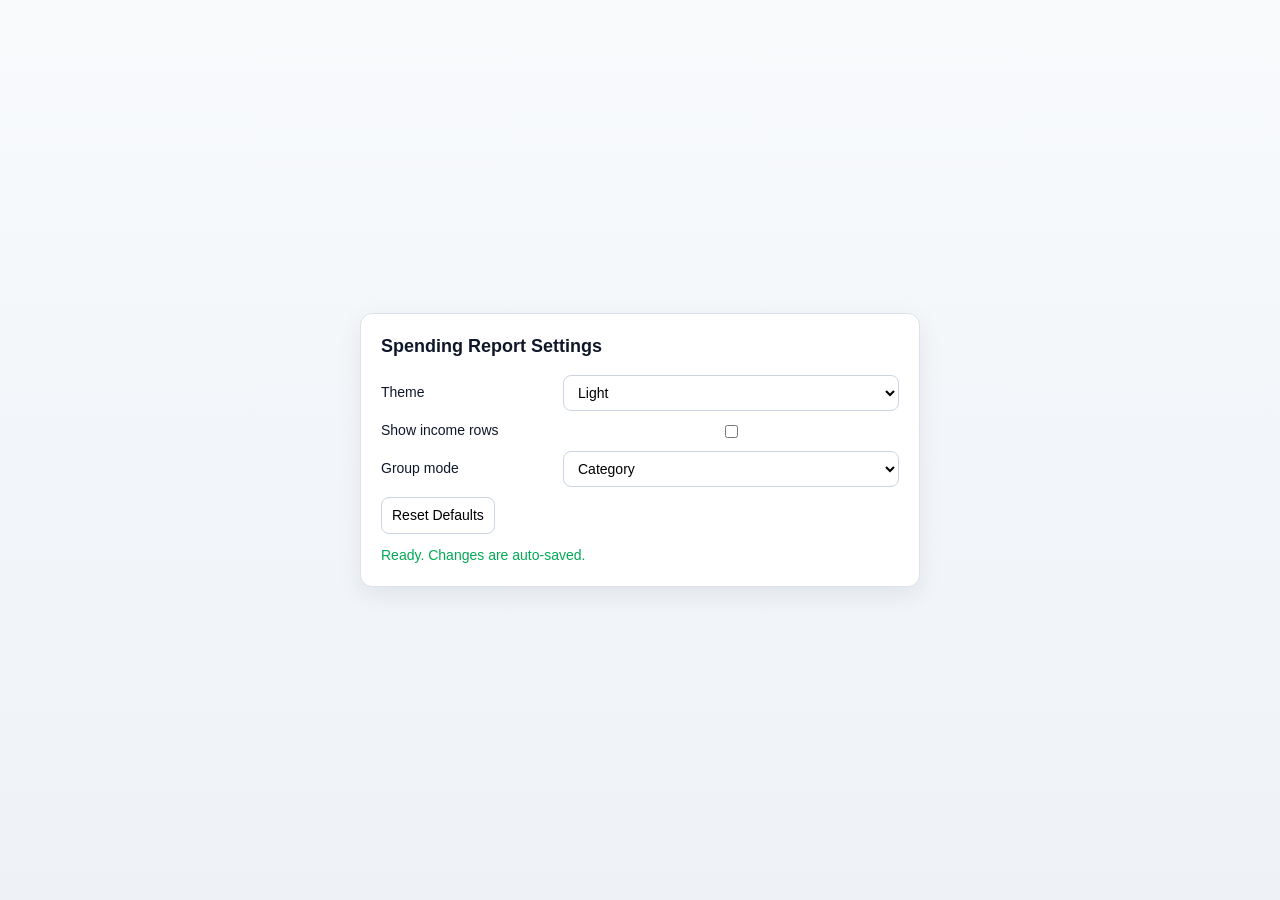
<file: Plans/Prototypes/localStorage.html>
<!doctype html>
<html>
<head>
  <meta charset="utf-8" />
  <title>Spending Report Settings Prototype</title>
  <style>
    :root {
      color-scheme: light;
    }

    * {
      box-sizing: border-box;
    }

    body {
      margin: 0;
      min-height: 100vh;
      display: grid;
      place-items: center;
      font: 14px/1.4 "Segoe UI", sans-serif;
      background: linear-gradient(180deg, #f8fafc 0%, #eef2f7 100%);
      color: #0f172a;
    }

    main {
      width: min(560px, calc(100vw - 32px));
      padding: 20px;
      border: 1px solid #dbe2ea;
      border-radius: 12px;
      background: #ffffff;
      box-shadow: 0 8px 24px rgba(15, 23, 42, 0.08);
    }

    h1 {
      margin: 0 0 16px;
      font-size: 18px;
      font-weight: 600;
    }

    .row {
      display: grid;
      grid-template-columns: 170px 1fr;
      gap: 12px;
      align-items: center;
      margin-bottom: 10px;
    }

    select,
    button,
    input[type="checkbox"] {
      font: inherit;
    }

    select,
    button {
      border: 1px solid #cbd5e1;
      border-radius: 8px;
      background: #fff;
      padding: 8px 10px;
    }

    button {
      cursor: pointer;
      width: fit-content;
    }

    .actions {
      margin-top: 4px;
      display: flex;
      gap: 10px;
    }

    #status {
      margin-top: 12px;
      min-height: 1.4em;
      color: #0f766e;
    }
  </style>
</head>
<body>
  <main>
    <h1>Spending Report Settings</h1>

    <div class="row">
      <label for="theme">Theme</label>
      <select id="theme">
        <option value="light">Light</option>
        <option value="print">Print</option>
        <option value="dense">Dense</option>
      </select>
    </div>

    <div class="row">
      <label for="showIncome">Show income rows</label>
      <input id="showIncome" type="checkbox" />
    </div>

    <div class="row">
      <label for="groupMode">Group mode</label>
      <select id="groupMode">
        <option value="merchant">Merchant</option>
        <option value="category">Category</option>
        <option value="month">Month</option>
      </select>
    </div>

    <div class="actions">
      <button id="resetBtn" type="button">Reset Defaults</button>
    </div>

    <div id="status" aria-live="polite"></div>
  </main>

  <script>
    const SETTINGS_KEY = "tally.spendingreport.settings.v1";

    const defaults = {
      theme: "light",
      showIncome: false,
      groupMode: "category"
    };

    function setStatus(msg, isError = false) {
      const el = document.getElementById("status");
      el.textContent = msg;
      el.style.color = isError ? "#a00" : "#0a5";
    }

    function collectSettingsFromUI() {
      return {
        theme: document.getElementById("theme").value,
        showIncome: document.getElementById("showIncome").checked,
        groupMode: document.getElementById("groupMode").value
      };
    }

    function applySettingsToUI(s) {
      document.getElementById("theme").value = s.theme ?? defaults.theme;
      document.getElementById("showIncome").checked = !!s.showIncome;
      document.getElementById("groupMode").value = s.groupMode ?? defaults.groupMode;
    }

    function safeLoadFromLocalStorage() {
      try {
        const raw = localStorage.getItem(SETTINGS_KEY);
        if (!raw) return null;
        return JSON.parse(raw);
      } catch {
        return null;
      }
    }

    function safeSaveToLocalStorage(settings) {
      try {
        localStorage.setItem(SETTINGS_KEY, JSON.stringify(settings));
        return true;
      } catch {
        return false;
      }
    }

    function mergeWithDefaults(obj) {
      return { ...defaults, ...(obj || {}) };
    }

    function saveNow() {
      const settings = collectSettingsFromUI();
      const ok = safeSaveToLocalStorage(settings);
      if (ok) setStatus("Settings saved locally.");
      else setStatus("Local save blocked in this browser context.", true);
    }

    function resetNow() {
      applySettingsToUI(defaults);
      try {
        localStorage.removeItem(SETTINGS_KEY);
        setStatus("Defaults restored and local settings cleared.");
      } catch {
        setStatus("Could not clear local settings.", true);
      }
    }

    const loaded = mergeWithDefaults(safeLoadFromLocalStorage() || defaults);
    applySettingsToUI(loaded);
    setStatus("Ready. Changes are auto-saved.");

    document.getElementById("resetBtn").addEventListener("click", resetNow);

    ["theme", "showIncome", "groupMode"].forEach(id => {
      document.getElementById(id).addEventListener("change", saveNow);
    });
  </script>
</body>
</html>
</file>
